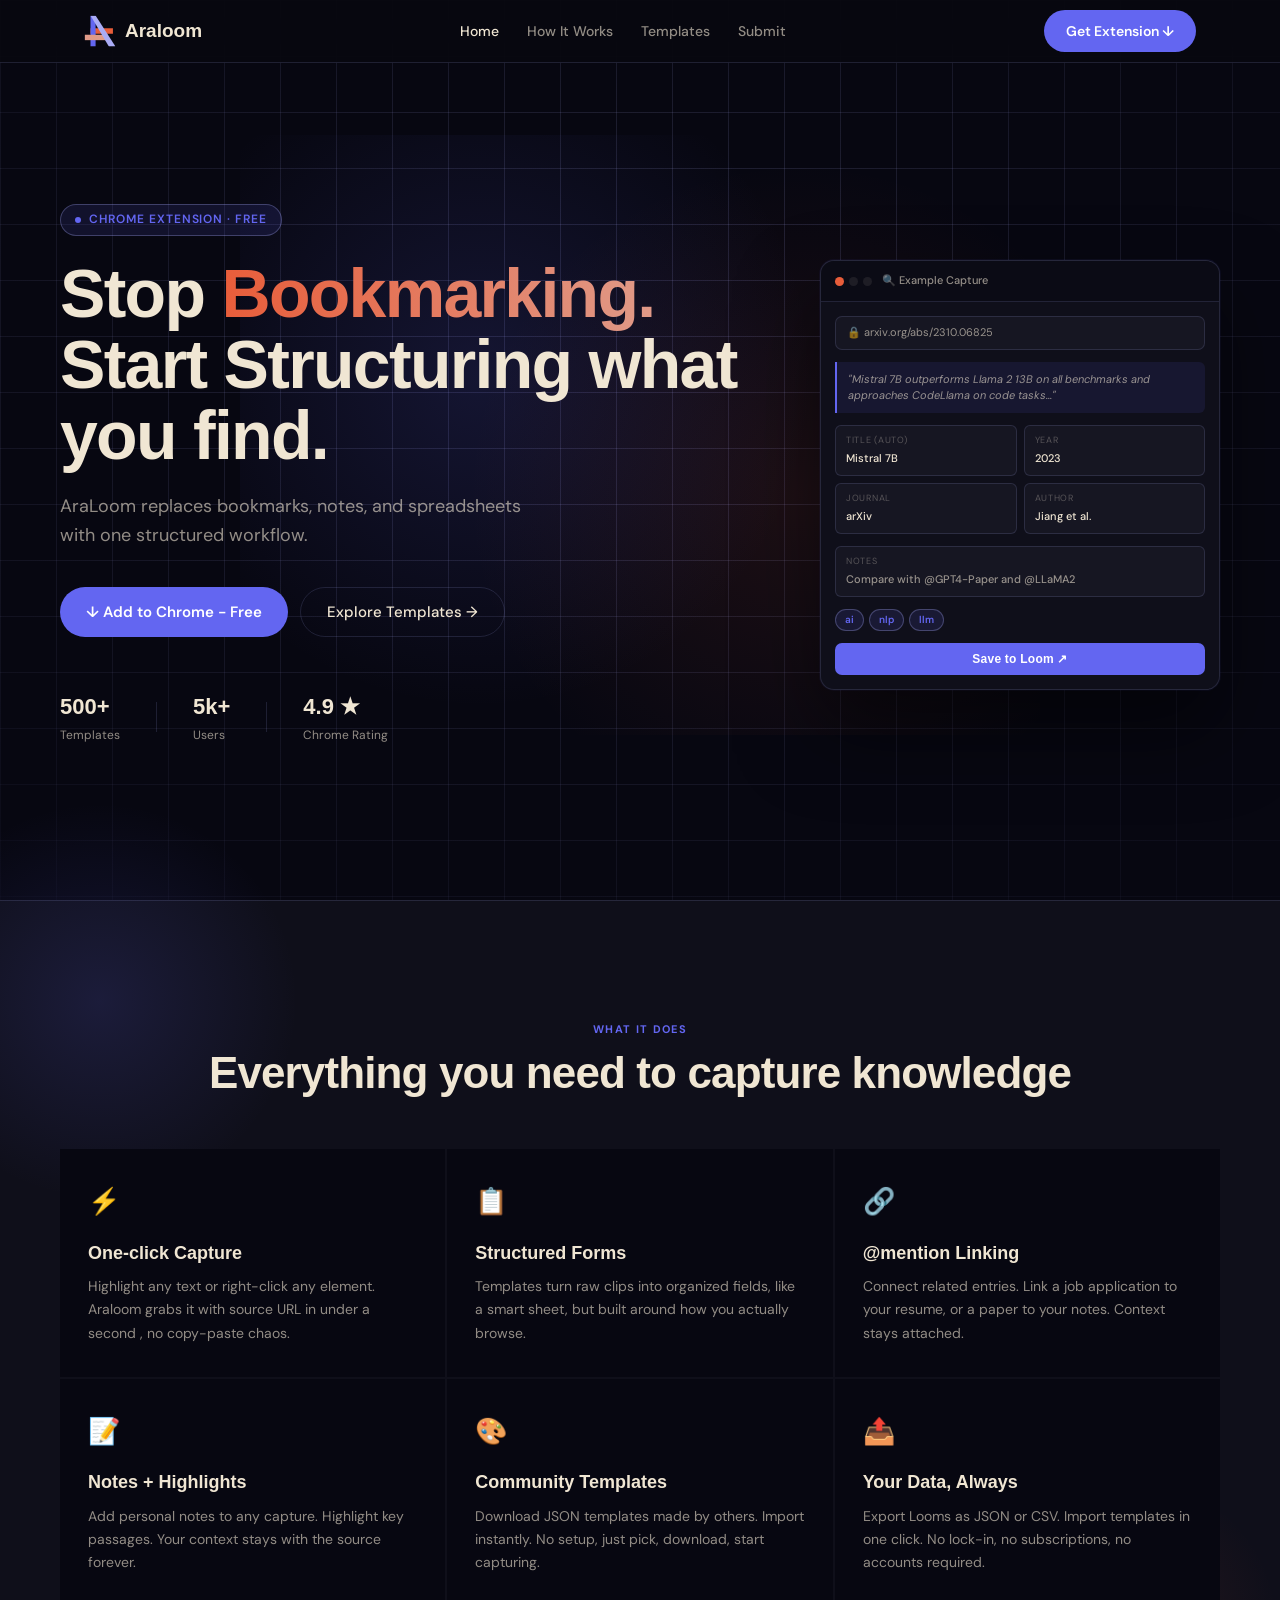
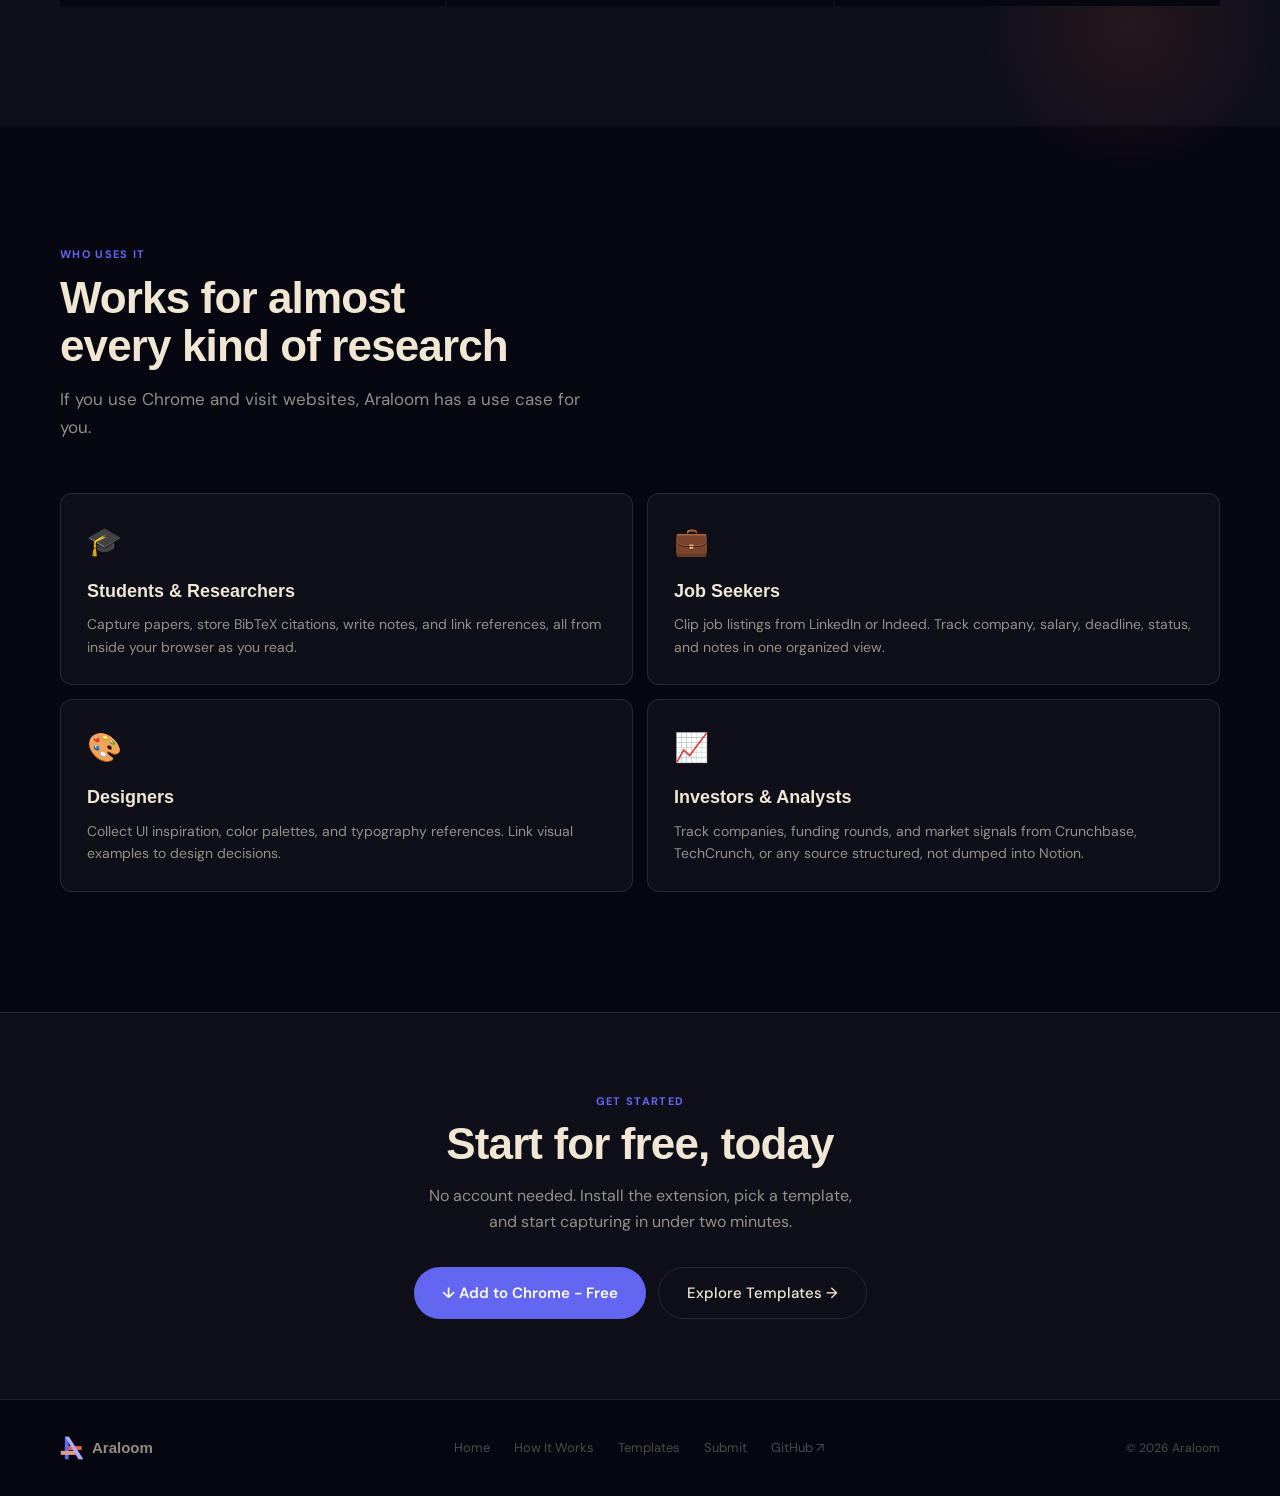
<file: index.html>
<!DOCTYPE html>
<html lang="en">

<head>
  <meta charset="UTF-8">
  <meta name="viewport" content="width=device-width, initial-scale=1.0">
  <title>Araloom: Capture. Structure. Connect.</title>
  <meta name="description"
    content="Araloom is a Chrome extension that lets you capture data from any webpage, structure it into forms, add notes, and link ideas together.">
  <link rel="preconnect" href="https://fonts.googleapis.com">
  <link
    href="https://fonts.googleapis.com/css2?family=ital,wght@0,400;0,500;0,700;1,400&family=DM+Sans:opsz,wght@9..40,300;9..40,400;9..40,500;9..40,700&display=swap"
    rel="stylesheet">
  <link rel="stylesheet" href="shared.css">
  <link rel="icon" type="image/svg+xml" href="assets/favicon.svg">

  <style>
    /* ── HERO ── */
    #hero {
      min-height: 100vh;
      padding: 130px 24px 80px;
      display: flex;
      align-items: center;
      position: relative;
      overflow: hidden;
    }

    .hero-grid-bg {
      position: absolute;
      inset: 0;
      background-image:
        linear-gradient(var(--border) 1px, transparent 1px),
        linear-gradient(90deg, var(--border) 1px, transparent 1px);
      background-size: 56px 56px;
      mask-image: radial-gradient(ellipse 90% 90% at 50% 40%, black 20%, transparent 100%);
    }

    .hero-glow {
      position: absolute;
      top: 15%;
      left: 50%;
      transform: translateX(-50%);
      width: 800px;
      height: 600px;
      background: 
        radial-gradient(circle at 30% 40%, rgba(99, 102, 241, 0.15) 0%, transparent 50%),
        radial-gradient(circle at 70% 60%, rgba(232, 93, 58, 0.1) 0%, transparent 50%);
      pointer-events: none;
    }


    .hero-inner {
      max-width: 1160px;
      margin: 0 auto;
      width: 100%;
      position: relative;
      z-index: 1;
      display: grid;
      grid-template-columns: 1fr 400px;
      gap: 72px;
      align-items: center;
    }

    .hero-badge {
      display: inline-flex;
      align-items: center;
      gap: 8px;
      background: var(--indigo-dim);
      border: 1px solid var(--indigo-border);
      border-radius: 100px;
      padding: 5px 14px;
      font-size: 12px;
      font-weight: 600;
      color: var(--indigo);
      text-transform: uppercase;
      letter-spacing: 0.08em;
      margin-bottom: 22px;
    }

    .hero-badge .dot {
      width: 6px;
      height: 6px;
      border-radius: 50%;
      background: var(--indigo);
      animation: pulse 2s infinite;
    }

    h1 em {
      font-style: normal;
      background: linear-gradient(90deg, var(--orange), var(--orange-light));
      background-clip: text;
      -webkit-background-clip: text;
      -webkit-text-fill-color: transparent;
      color: transparent;
    }



    .hero-sub {
      font-size: 18px;
      color: var(--text-dim);
      max-width: 480px;
      margin: 20px 0 36px;
    }

    .hero-actions {
      display: flex;
      gap: 12px;
      flex-wrap: wrap;
      margin-bottom: 52px;
    }

    .hero-stats {
      display: flex;
      gap: 36px;
      align-items: center;
    }

    .stat-sep {
      width: 1px;
      height: 30px;
      background: var(--border);
    }

    .stat-num {
      font-family: 'Syne', sans-serif;
      font-weight: 700;
      font-size: 22px;
    }

    .stat-label {
      font-size: 12px;
      color: var(--text-dim);
      margin-top: 2px;
    }

    /* Extension mockup */
    .ext-mockup {
      background: var(--surface);
      border: 1px solid var(--border);
      border-radius: 14px;
      overflow: hidden;
      box-shadow: 0 40px 80px rgba(0, 0, 0, 0.5), 0 0 0 1px rgba(99, 102, 241, 0.07);
    }

    .ext-topbar {
      padding: 11px 14px;
      border-bottom: 1px solid var(--border);
      display: flex;
      align-items: center;
      gap: 10px;
      background: rgba(8, 8, 16, 0.5);
    }

    .ext-dots {
      display: flex;
      gap: 5px;
    }

    .ext-dots span {
      width: 9px;
      height: 9px;
      border-radius: 50%;
    }

    .ext-topbar-title {
      font-size: 11px;
      color: var(--text-dim);
      font-weight: 500;
    }

    .ext-body {
      padding: 14px;
    }

    .ext-url {
      background: var(--surface2);
      border: 1px solid var(--border);
      border-radius: 7px;
      padding: 7px 11px;
      font-size: 11px;
      color: var(--text-dim);
      margin-bottom: 12px;
      display: flex;
      align-items: center;
      gap: 6px;
    }

    .ext-highlight {
      background: rgba(99, 102, 241, 0.1);
      border-left: 2px solid var(--indigo);
      border-radius: 0 6px 6px 0;
      padding: 9px 11px;
      margin-bottom: 12px;
      font-size: 11px;
      color: var(--text-dim);
      line-height: 1.5;
      font-style: italic;
    }

    .ext-field-row {
      display: grid;
      grid-template-columns: 1fr 1fr;
      gap: 7px;
      margin-bottom: 12px;
    }

    .ext-field {
      background: var(--surface2);
      border: 1px solid var(--border);
      border-radius: 6px;
      padding: 7px 10px;
    }

    .ext-field-label {
      font-size: 9px;
      color: var(--text-faint);
      text-transform: uppercase;
      letter-spacing: 0.08em;
      margin-bottom: 3px;
    }

    .ext-field-val {
      font-size: 11px;
      color: var(--text);
      font-weight: 500;
    }

    .ext-tags-row {
      display: flex;
      gap: 5px;
      flex-wrap: wrap;
      margin-bottom: 12px;
    }

    .ext-chip {
      background: var(--indigo-dim);
      border: 1px solid var(--indigo-border);
      border-radius: 100px;
      padding: 2px 9px;
      font-size: 10px;
      color: var(--indigo);
      font-weight: 600;
    }

    .ext-save-btn {
      width: 100%;
      background: var(--indigo);
      border: none;
      border-radius: 7px;
      padding: 9px;
      font-size: 12px;
      font-weight: 700;
      color: #fff;
      cursor: pointer;
      font-family: 'Syne', sans-serif;
      letter-spacing: 0.02em;
    }

    /* ── FEATURES STRIP ── */
    #features {
      background: var(--surface);
      border-top: 1px solid var(--border);
    }

    .features-grid {
      display: grid;
      grid-template-columns: repeat(3, 1fr);
      gap: 2px;
    }

    .feature-item {
      background: var(--bg);
      padding: 32px 28px;
      transition: background 0.25s;
    }

    .feature-item:hover {
      background: var(--surface2);
    }

    .feature-icon {
      font-size: 26px;
      margin-bottom: 16px;
    }

    .feature-item p {
      font-size: 14px;
      color: var(--text-dim);
      line-height: 1.65;
    }

    /* ── USE CASES ── */
    #usecases {
      background: var(--bg);
    }

    .usecase-grid {
      display: grid;
      grid-template-columns: repeat(2, 1fr);
      gap: 14px;
    }

    .usecase-card {
      background: var(--surface);
      border: 1px solid var(--border);
      border-radius: var(--radius);
      padding: 26px;
      transition: border-color 0.25s, transform 0.25s;
    }

    .usecase-card:hover {
      border-color: var(--indigo-border);
      transform: translateY(-3px);
    }

    .usecase-emoji {
      font-size: 28px;
      margin-bottom: 12px;
    }

    .usecase-card p {
      font-size: 14px;
      color: var(--text-dim);
      line-height: 1.6;
    }

    /* ── CTA ── */
    #cta {
      background: var(--surface);
      border-top: 1px solid var(--border);
      text-align: center;
      padding: 80px 24px;
    }

    #cta h2 {
      margin-bottom: 14px;
    }

    #cta p {
      color: var(--text-dim);
      max-width: 440px;
      margin: 0 auto 32px;
    }

    .cta-actions {
      display: flex;
      gap: 12px;
      justify-content: center;
      flex-wrap: wrap;
    }

    @media (max-width: 900px) {
      .hero-inner {
        grid-template-columns: 1fr;
      }

      .ext-mockup {
        display: none;
      }

      .features-grid {
        grid-template-columns: 1fr;
      }

      .usecase-grid {
        grid-template-columns: 1fr;
      }
    }
  </style>
</head>

<body>

  <nav>
    <div class="nav-inner">
      <a href="index.html" class="nav-logo">
        <img src="assets/logo.svg" alt="Araloom Logo" class="logo-img">
        Araloom
      </a>

      <ul class="nav-links">
        <li><a href="index.html" class="active">Home</a></li>
        <li><a href="how-it-works.html">How It Works</a></li>
        <li><a href="gallery.html">Templates</a></li>
        <li><a href="submit.html">Submit</a></li>
      </ul>
      <a href="#" class="btn-primary">Get Extension ↓</a>
    </div>
  </nav>

  <!-- HERO -->
  <section id="hero">
    <div class="hero-grid-bg"></div>
    <div class="hero-glow"></div>
    <div class="hero-inner">
      <div>
        <div class="hero-badge fade-up d1">
          <span class="dot"></span> Chrome Extension · Free
        </div>
        <h1 class="fade-up d2">Stop <em>Bookmarking.</em><br>Start Structuring what you find.</h1>
        <p class="hero-sub fade-up d3">
          AraLoom replaces bookmarks, notes, and spreadsheets with one structured workflow.
        </p>
        <div class="hero-actions fade-up d4">
          <a href="#" class="btn-primary" style="font-size:15px; padding:12px 26px;">↓ Add to Chrome - Free</a>
          <a href="gallery.html" class="btn-ghost" style="font-size:15px; padding:12px 26px;">Explore Templates →</a>
        </div>
        <div class="hero-stats fade-up d5">
          <div>
            <div class="stat-num">500+</div>
            <div class="stat-label">Templates</div>
          </div>
          <div class="stat-sep"></div>
          <div>
            <div class="stat-num">5k+</div>
            <div class="stat-label">Users</div>
          </div>
          <div class="stat-sep"></div>
          <div>
            <div class="stat-num">4.9 ★</div>
            <div class="stat-label">Chrome Rating</div>
          </div>
        </div>
      </div>

      <!-- Mockup: Research Papers template -->
      <div class="ext-mockup fade-up d3">
        <div class="ext-topbar">
          <div class="ext-dots">
            <span style="background:#e85d3a;"></span>
            <span style="background:#f0e6d315;"></span>
            <span style="background:#f0e6d315;"></span>
          </div>
          <span class="ext-topbar-title">🔍 Example Capture</span>
        </div>
        <div class="ext-body">
          <div class="ext-url">🔒 arxiv.org/abs/2310.06825</div>
          <div class="ext-highlight">"Mistral 7B outperforms Llama 2 13B on all benchmarks and approaches CodeLlama on
            code tasks…"</div>
          <div class="ext-field-row">
            <div class="ext-field">
              <div class="ext-field-label">Title (auto)</div>
              <div class="ext-field-val">Mistral 7B</div>
            </div>
            <div class="ext-field">
              <div class="ext-field-label">Year</div>
              <div class="ext-field-val">2023</div>
            </div>
            <div class="ext-field">
              <div class="ext-field-label">Journal</div>
              <div class="ext-field-val">arXiv</div>
            </div>
            <div class="ext-field">
              <div class="ext-field-label">Author</div>
              <div class="ext-field-val">Jiang et al.</div>
            </div>
          </div>
          <div class="ext-field" style="margin-bottom:12px;">
            <div class="ext-field-label">Notes</div>
            <div class="ext-field-val" style="color:var(--text-dim);">Compare with @GPT4-Paper and @LLaMA2</div>
          </div>
          <div class="ext-tags-row">
            <span class="ext-chip">ai</span>
            <span class="ext-chip">nlp</span>
            <span class="ext-chip">llm</span>
          </div>
          <button class="ext-save-btn">Save to Loom ↗</button>
        </div>
      </div>
    </div>
  </section>

  <!-- FEATURES -->
  <section id="features" style="position:relative;">
    <div class="glow-violet" style="top:-100px; left:-100px;"></div>
    <div class="glow-orange" style="bottom:-50px; right:0;"></div>
    <div class="container" style="position:relative; z-index:1;">

      <div class="section-header center">
        <div class="section-label">What it does</div>
        <h2>Everything you need to capture knowledge</h2>
      </div>
      <div class="features-grid">
        <div class="feature-item">
          <div class="feature-icon">⚡</div>
          <h3>One-click Capture</h3>
          <p>Highlight any text or right-click any element. Araloom grabs it with source URL in under a second , no
            copy-paste chaos.</p>
        </div>
        <div class="feature-item">
          <div class="feature-icon">📋</div>
          <h3>Structured Forms</h3>
          <p>Templates turn raw clips into organized fields, like a smart sheet, but built around how you actually
            browse.</p>
        </div>
        <div class="feature-item">
          <div class="feature-icon">🔗</div>
          <h3>@mention Linking</h3>
          <p>Connect related entries. Link a job application to your resume, or a paper to your notes. Context stays
            attached.</p>
        </div>
        <div class="feature-item">
          <div class="feature-icon">📝</div>
          <h3>Notes + Highlights</h3>
          <p>Add personal notes to any capture. Highlight key passages. Your context stays with the source forever.</p>
        </div>
        <div class="feature-item">
          <div class="feature-icon">🎨</div>
          <h3>Community Templates</h3>
          <p>Download JSON templates made by others. Import instantly. No setup, just pick, download, start capturing.
          </p>
        </div>
        <div class="feature-item">
          <div class="feature-icon">📤</div>
          <h3>Your Data, Always</h3>
          <p>Export Looms as JSON or CSV. Import templates in one click. No lock-in, no subscriptions, no accounts
            required.</p>
        </div>
      </div>
    </div>
  </section>

  <!-- USE CASES -->
  <section id="usecases">
    <div class="container">
      <div class="section-header">
        <div class="section-label">Who uses it</div>
        <h2>Works for almost<br>every kind of research</h2>
        <p class="section-sub">If you use Chrome and visit websites, Araloom has a use case for you.</p>
      </div>
      <div class="usecase-grid">
        <div class="usecase-card">
          <div class="usecase-emoji">🎓</div>
          <h3>Students & Researchers</h3>
          <p>Capture papers, store BibTeX citations, write notes, and link references, all from inside your browser as
            you read.</p>
        </div>
        <div class="usecase-card">
          <div class="usecase-emoji">💼</div>
          <h3>Job Seekers</h3>
          <p>Clip job listings from LinkedIn or Indeed. Track company, salary, deadline, status, and notes in one
            organized view.</p>
        </div>
        <div class="usecase-card">
          <div class="usecase-emoji">🎨</div>
          <h3>Designers</h3>
          <p>Collect UI inspiration, color palettes, and typography references. Link visual examples to design
            decisions.</p>
        </div>
        <div class="usecase-card">
          <div class="usecase-emoji">📈</div>
          <h3>Investors & Analysts</h3>
          <p>Track companies, funding rounds, and market signals from Crunchbase, TechCrunch, or any source
            structured, not dumped into Notion.</p>
        </div>
      </div>
    </div>
  </section>

  <!-- CTA -->
  <section id="cta">
    <div class="container">
      <div class="section-label">Get started</div>
      <h2>Start for free, today</h2>
      <p>No account needed. Install the extension, pick a template, and start capturing in under two minutes.</p>
      <div class="cta-actions">
        <a href="#" class="btn-primary" style="font-size:15px; padding:13px 28px;">↓ Add to Chrome - Free</a>
        <a href="gallery.html" class="btn-ghost" style="font-size:15px; padding:13px 28px;">Explore Templates →</a>
      </div>
    </div>
  </section>

  <footer>
    <div class="footer-inner">
      <div class="footer-logo">
        <img src="assets/logo.svg" alt="Araloom Logo" class="logo-img footer-logo-img">
        Araloom
      </div>

      <div class="footer-links">
        <a href="index.html">Home</a>
        <a href="how-it-works.html">How It Works</a>
        <a href="gallery.html">Templates</a>
        <a href="submit.html">Submit</a>
        <a href="https://github.com/YOUR_USERNAME/araloom" target="_blank" rel="noopener">GitHub ↗</a>
      </div>
      <div class="footer-copy">© 2026 Araloom</div>
    </div>
  </footer>

</body>

</html>
</file>
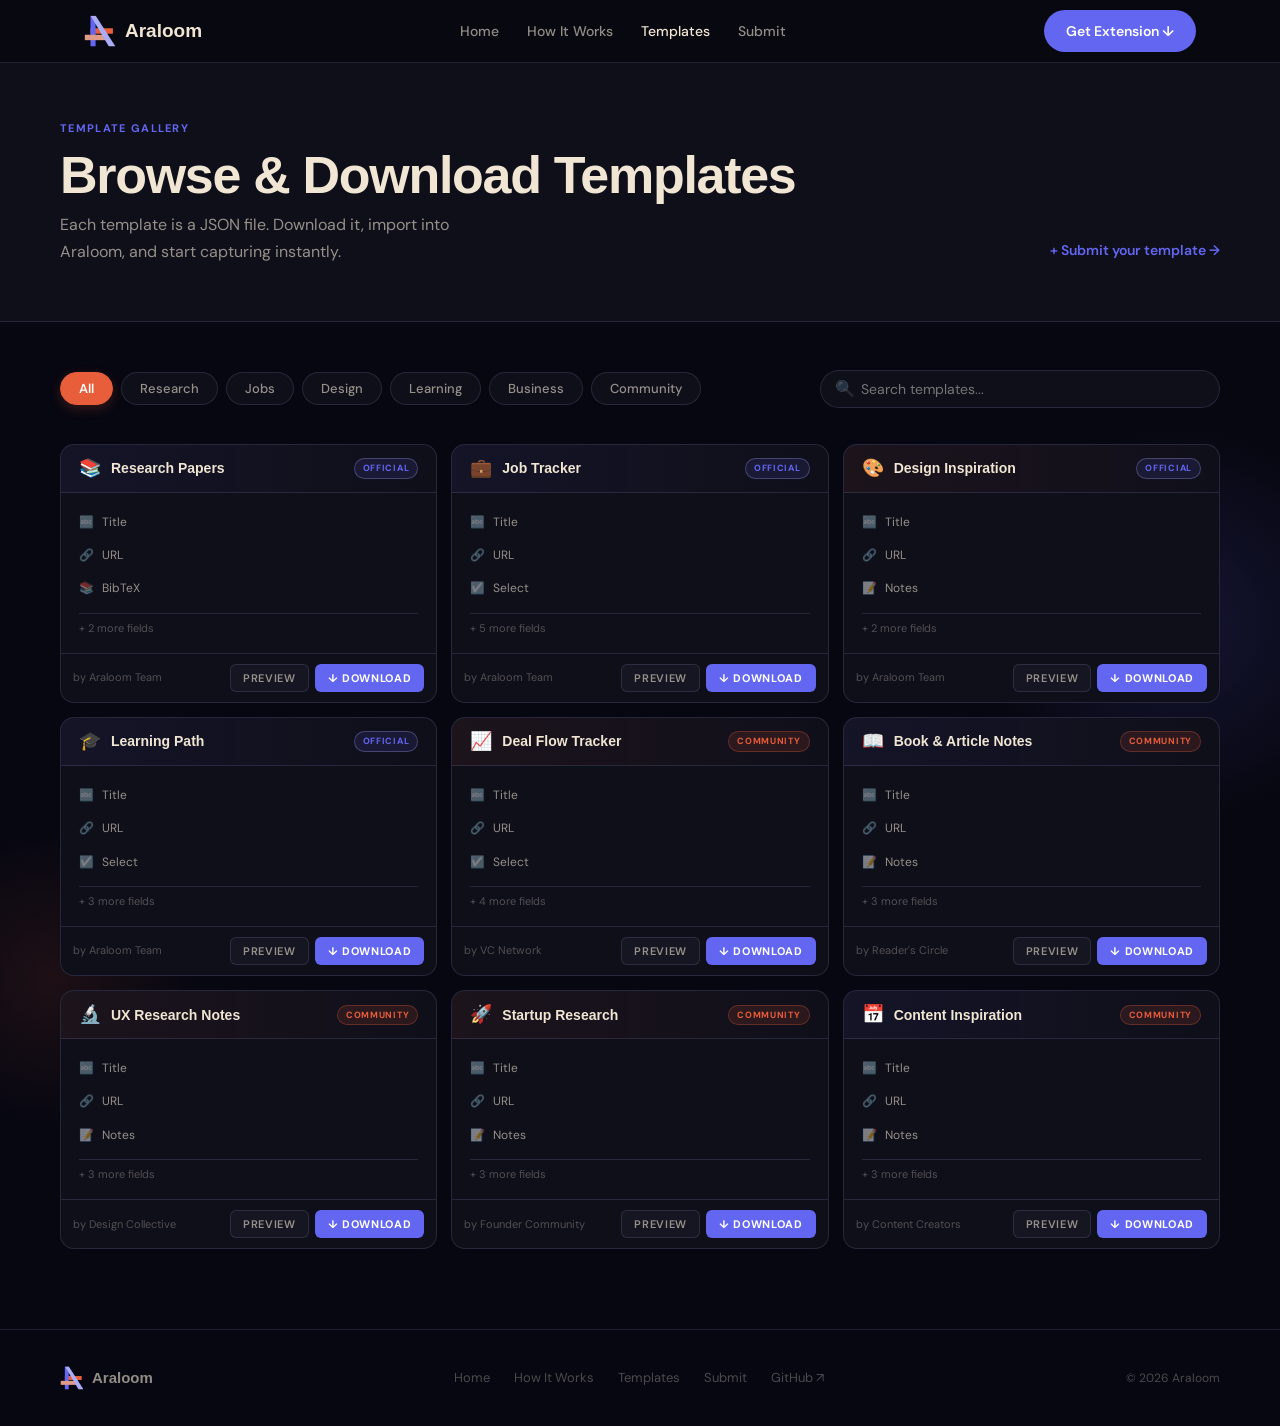
<file: gallery.html>
<!DOCTYPE html>
<html lang="en">

<head>
  <meta charset="UTF-8">
  <meta name="viewport" content="width=device-width, initial-scale=1.0">
  <title>Template Gallery : Araloom</title>
  <meta name="description"
    content="Browse and download Araloom templates. Import JSON templates into the extension instantly.">
  <link rel="preconnect" href="https://fonts.googleapis.com">
  <link
    href="https://fonts.googleapis.com/css2?family=ital,wght@0,400;0,500;0,700;1,400&family=DM+Sans:opsz,wght@9..40,300;9..40,400;9..40,500;9..40,700&display=swap"
    rel="stylesheet">
  <link rel="stylesheet" href="shared.css">
  <link rel="icon" type="image/svg+xml" href="assets/favicon.svg">



  <style>
    .page-hero {
      padding: 120px 24px 56px;
      border-bottom: 1px solid var(--border);
      background: var(--surface);
    }

    .page-hero-inner {
      max-width: 1160px;
      margin: 0 auto;
      display: flex;
      align-items: flex-end;
      justify-content: space-between;
      gap: 24px;
      flex-wrap: wrap;
    }

    .page-hero h1 {
      font-size: clamp(32px, 4.5vw, 52px);
      margin-bottom: 10px;
    }

    .page-hero p {
      font-size: 16px;
      color: var(--text-dim);
      max-width: 440px;
    }

    .submit-link {
      color: var(--indigo);
      text-decoration: none;
      font-size: 14px;
      font-weight: 600;
      display: flex;
      align-items: center;
      gap: 5px;
      white-space: nowrap;
      transition: opacity 0.2s;
      padding-bottom: 4px;
    }

    .submit-link:hover {
      opacity: 0.7;
    }

    /* Gallery layout */
    #gallery-section {
      background: var(--bg);
      padding: 48px 24px 80px;
    }

    .gallery-controls {
      display: flex;
      justify-content: space-between;
      align-items: center;
      gap: 20px;
      margin-bottom: 36px;
      flex-wrap: wrap;
    }

    .filter-bar {
      display: flex;
      gap: 8px;
      flex-wrap: wrap;
    }


    .filter-btn {
      background: var(--surface);
      border: 1px solid var(--border);
      border-radius: 100px;
      padding: 7px 18px;
      font-size: 13px;
      font-weight: 500;
      color: var(--text-dim);
      cursor: pointer;
      transition: all 0.2s;
      font-family: 'DM Sans', sans-serif;
    }

    .filter-btn:hover {
      color: var(--text);
      border-color: rgba(255, 255, 255, 0.14);
    }

    .filter-btn.active {
      background: var(--orange);
      border-color: var(--orange);
      color: #fff;
      font-weight: 600;
      box-shadow: 0 4px 12px rgba(232, 93, 58, 0.2);
    }

    .search-wrap {
      position: relative;
      min-width: 280px;
      flex: 1;
      max-width: 400px;
    }

    .search-input {
      width: 100%;
      background: var(--surface);
      border: 1px solid var(--border);
      border-radius: 100px;
      padding: 9px 18px 9px 40px;
      font-size: 14px;
      color: var(--text);
      font-family: 'DM Sans', sans-serif;
      transition: all 0.2s;
    }

    .search-input:focus {
      outline: none;
      border-color: var(--indigo-border);
      box-shadow: 0 0 0 4px var(--indigo-dim);
    }

    .search-icon {
      position: absolute;
      left: 15px;
      top: 50%;
      transform: translateY(-50%);
      color: var(--text-faint);
      font-size: 16px;
      pointer-events: none;
    }



    .template-grid {
      display: grid;
      grid-template-columns: repeat(3, 1fr);
      gap: 14px;
    }

    .template-card {
      background: var(--surface);
      border: 1px solid var(--border);
      border-radius: 14px;
      overflow: hidden;
      transition: border-color 0.25s, transform 0.22s;
      display: flex;
      flex-direction: column;
      cursor: default;
    }

    .template-card:hover {
      border-color: var(--indigo-border);
      transform: translateY(-4px);
    }

    .card-thumb {
      height: 48px;
      padding: 0 18px;
      display: flex;
      align-items: center;
      gap: 10px;
      border-bottom: 1px solid var(--border);
    }

    .card-icon {
      font-size: 18px;
    }

    .card-name {
      font-family: 'Syne', sans-serif;
      font-weight: 700;
      font-size: 14px;
    }

    .card-badge {
      margin-left: auto;
      font-size: 9px;
      font-weight: 700;
      text-transform: uppercase;
      letter-spacing: 0.08em;
      padding: 2px 8px;
      border-radius: 100px;
      background: var(--orange-dim);
      color: var(--orange);
      border: 1px solid var(--orange-border);
    }

    .card-badge.official {
      background: var(--indigo-dim);
      color: var(--indigo);
      border-color: var(--indigo-border);
    }

    .card-fields {
      padding: 16px 18px;
      display: flex;
      flex-direction: column;
      gap: 6px;
      min-height: 100px;
    }

    .card-field-preview {
      display: flex;
      align-items: center;
      gap: 8px;
      font-size: 12px;
      color: var(--text-dim);
      padding: 4px 0;
    }

    .card-field-preview i {
      font-style: normal;
      opacity: 0.8;
    }

    .card-fields-more {
      font-size: 11px;
      color: var(--text-faint);
      margin-top: 4px;
      padding-top: 6px;
      border-top: 1px solid var(--border);
    }

    /* Modal Form UI */
    .modal-form-preview {
      display: flex;
      flex-direction: column;
      gap: 20px;
      margin-top: 24px;
    }

    .fake-field {
      display: flex;
      flex-direction: column;
      gap: 8px;
    }

    .fake-label {
      font-size: 13px;
      font-weight: 600;
      color: var(--text);
      display: flex;
      align-items: center;
      gap: 6px;
    }

    .fake-label .req {
      color: var(--orange);
    }

    .fake-input {
      height: 38px;
      background: var(--surface2);
      border: 1px solid var(--border);
      border-radius: 8px;
      padding: 0 14px;
      display: flex;
      align-items: center;
      color: var(--text-faint);
      font-size: 13px;
    }

    .fake-textarea {
      height: 80px;
      background: var(--surface2);
      border: 1px solid var(--border);
      border-radius: 8px;
      padding: 12px 14px;
      color: var(--text-faint);
      font-size: 13px;
    }

    .fake-select-wrap {
      position: relative;
    }

    .fake-select {
      height: 38px;
      background: var(--surface2);
      border: 1px solid var(--border);
      border-radius: 8px;
      padding: 0 14px;
      display: flex;
      align-items: center;
      justify-content: space-between;
      color: var(--text-dim);
      font-size: 13px;
      cursor: pointer;
    }

    .fake-options-list {
      margin-top: 4px;
      background: var(--surface);
      border: 1px solid var(--border);
      border-radius: 8px;
      padding: 6px;
      display: flex;
      flex-direction: column;
      gap: 2px;
      box-shadow: 0 4px 12px rgba(0,0,0,0.2);
    }

    .fake-option {
      padding: 6px 10px;
      border-radius: 4px;
      font-size: 12px;
      color: var(--text-dim);
    }

    .fake-option:first-child {
      background: var(--indigo-dim);
      color: var(--indigo);
      font-weight: 600;
    }

    .fake-checkbox-wrap {
      display: flex;
      align-items: center;
      gap: 10px;
      padding: 4px 0;
    }

    .fake-checkbox {
      width: 18px;
      height: 18px;
      background: var(--surface2);
      border: 1px solid var(--border);
      border-radius: 4px;
      display: flex;
      align-items: center;
      justify-content: center;
      color: var(--indigo);
      font-size: 12px;
    }

    .fake-tags-container {
      display: flex;
      flex-wrap: wrap;
      gap: 6px;
      padding: 4px 0;
    }

    .fake-tag {
      background: var(--indigo-dim);
      border: 1px solid var(--indigo-border);
      color: var(--indigo);
      padding: 3px 10px;
      border-radius: 6px;
      font-size: 11px;
      font-weight: 600;
    }

    .fake-auto {
      font-size: 13px;
      color: var(--orange);
      font-style: italic;
      opacity: 0.8;
      background: var(--orange-dim);
      padding: 8px 14px;
      border-radius: 8px;
      border: 1px dashed var(--orange-border);
    }

    .fake-bibtex-box {
      background: var(--surface2);
      border: 1px solid var(--border);
      border-radius: 8px;
      padding: 14px;
      font-family: monospace;
      font-size: 11px;
      color: var(--text-faint);
      line-height: 1.5;
      position: relative;
    }

    .fake-bibtex-box::after {
      content: 'Segmenting tool active...';
      position: absolute;
      bottom: 8px;
      right: 12px;
      font-family: 'DM Sans', sans-serif;
      font-size: 10px;
      color: var(--indigo);
      font-weight: 700;
    }



    .pill-auto {
      background: var(--orange-dim);
      color: var(--orange);
    }

    .pill-text {
      background: rgba(99, 102, 241, 0.1);
      color: var(--indigo);
    }

    .pill-textarea {
      background: rgba(99, 102, 241, 0.1);
      color: var(--indigo);
    }

    .pill-tags {
      background: rgba(52, 211, 153, 0.1);
      color: #34d399;
    }

    .pill-select {
      background: rgba(251, 191, 36, 0.1);
      color: #fbbf24;
    }

    .pill-bibtex {
      background: rgba(232, 93, 58, 0.1);
      color: var(--orange);
    }

    .pill-date {
      background: rgba(99, 102, 241, 0.1);
      color: var(--indigo);
    }

    .pill-number {
      background: rgba(99, 102, 241, 0.1);
      color: var(--indigo);
    }

    .pill-url {
      background: rgba(99, 102, 241, 0.1);
      color: var(--indigo);
    }

    .pill-default {
      background: var(--surface);
      color: var(--text-dim);
    }

    .card-footer {
      padding: 10px 12px;
      border-top: 1px solid var(--border);
      display: flex;
      align-items: center;
      justify-content: space-between;
      gap: 8px;
    }

    .card-author {
      font-size: 11px;
      color: var(--text-faint);
    }

    .card-actions {
      display: flex;
      gap: 6px;
    }

    .btn-dl {
      background: var(--indigo);
      color: #fff;
      border: none;
      border-radius: 6px;
      padding: 6px 13px;
      font-size: 11px;
      font-weight: 700;
      cursor: pointer;
      transition: opacity 0.2s;
      font-family: 'DM Sans', sans-serif;
      display: flex;
      align-items: center;
      gap: 4px;
      text-transform: uppercase;
      letter-spacing: 0.06em;
    }

    .btn-dl:hover {
      opacity: 0.82;
    }

    .btn-prev {
      background: var(--surface2);
      color: var(--text-dim);
      border: 1px solid var(--border);
      border-radius: 6px;
      padding: 6px 12px;
      font-size: 11px;
      font-weight: 600;
      cursor: pointer;
      transition: all 0.2s;
      font-family: 'DM Sans', sans-serif;
      text-transform: uppercase;
      letter-spacing: 0.06em;
    }

    .btn-prev:hover {
      border-color: var(--indigo-border);
      color: var(--text);
    }

    /* Empty state */
    .empty-state {
      grid-column: 1/-1;
      text-align: center;
      padding: 60px 20px;
      color: var(--text-faint);
      font-size: 15px;
    }

    /* ── MODAL ── */
    .modal {
      max-width: 560px;
    }

    .modal-meta-row {
      display: flex;
      gap: 10px;
      margin-bottom: 18px;
      flex-wrap: wrap;
    }

    .modal-meta-item {
      background: var(--bg);
      border: 1px solid var(--border);
      border-radius: 8px;
      padding: 10px 14px;
      flex: 1;
      min-width: 120px;
    }

    .modal-meta-label {
      font-size: 10px;
      text-transform: uppercase;
      letter-spacing: 0.1em;
      color: var(--text-faint);
      margin-bottom: 4px;
    }

    .modal-meta-val {
      font-size: 14px;
      color: var(--text);
      font-weight: 500;
    }

    .modal-fields-title {
      font-size: 11px;
      text-transform: uppercase;
      letter-spacing: 0.09em;
      color: var(--text-faint);
      margin-bottom: 10px;
    }

    .modal-fields {
      display: flex;
      flex-direction: column;
      gap: 6px;
      margin-bottom: 20px;
    }

    .modal-field {
      background: var(--bg);
      border: 1px solid var(--border);
      border-radius: 8px;
      padding: 10px 14px;
      display: flex;
      align-items: center;
      justify-content: space-between;
    }

    .modal-field-left {
      display: flex;
      flex-direction: column;
      gap: 2px;
    }

    .modal-field-name {
      font-size: 13px;
      color: var(--text);
      font-weight: 500;
    }

    .modal-field-hint {
      font-size: 11px;
      color: var(--text-faint);
    }

    .modal-field-right {
      display: flex;
      align-items: center;
      gap: 6px;
    }

    .req-dot {
      font-size: 10px;
      color: var(--orange);
      font-weight: 700;
      padding: 2px 7px;
      border-radius: 4px;
      background: var(--orange-dim);
      border: 1px solid var(--orange-border);
    }

    .modal-download-btn {
      width: 100%;
      background: var(--indigo);
      color: #fff;
      border: none;
      border-radius: 10px;
      padding: 14px;
      font-size: 14px;
      font-weight: 700;
      cursor: pointer;
      transition: opacity 0.2s;
      font-family: 'Syne', sans-serif;
      display: flex;
      align-items: center;
      justify-content: center;
      gap: 8px;
    }

    .modal-download-btn:hover {
      opacity: 0.86;
    }

    @media (max-width: 860px) {
      .template-grid {
        grid-template-columns: repeat(2, 1fr);
      }
    }

    @media (max-width: 560px) {
      .template-grid {
        grid-template-columns: 1fr;
      }

      .page-hero-inner {
        flex-direction: column;
        align-items: flex-start;
      }
    }
  </style>
</head>

<body>

  <nav>
    <div class="nav-inner">
      <a href="index.html" class="nav-logo">
        <img src="assets/logo.svg" alt="Araloom Logo" class="logo-img">
        Araloom
      </a>

      <ul class="nav-links">
        <li><a href="index.html">Home</a></li>
        <li><a href="how-it-works.html">How It Works</a></li>
        <li><a href="gallery.html" class="active">Templates</a></li>
        <li><a href="submit.html">Submit</a></li>
      </ul>
      <a href="#" class="btn-primary">Get Extension ↓</a>
    </div>
  </nav>

  <div class="page-hero">
    <div class="page-hero-inner">
      <div>
        <div class="section-label">Template Gallery</div>
        <h1>Browse & Download Templates</h1>
        <p>Each template is a JSON file. Download it, import into Araloom, and start capturing instantly.</p>
      </div>
      <a href="submit.html" class="submit-link">+ Submit your template →</a>
    </div>
  </div>

  <section id="gallery-section" style="position:relative; overflow:hidden;">
    <div class="glow-violet" style="top:10%; right:-100px;"></div>
    <div class="glow-orange" style="bottom:20%; left:-100px;"></div>
    <div class="container" style="position:relative; z-index:1;">

      <div class="gallery-controls">
        <div class="filter-bar" id="filter-bar">
          <button class="filter-btn active" data-tag="all">All</button>
          <button class="filter-btn" data-tag="research">Research</button>
          <button class="filter-btn" data-tag="jobs">Jobs</button>
          <button class="filter-btn" data-tag="design">Design</button>
          <button class="filter-btn" data-tag="learning">Learning</button>
          <button class="filter-btn" data-tag="business">Business</button>
          <button class="filter-btn" data-tag="community">Community</button>
        </div>

        <div class="search-wrap">
          <span class="search-icon">🔍</span>
          <input type="text" id="search-input" class="search-input" placeholder="Search templates...">
        </div>
      </div>

      <div class="template-grid" id="template-grid"></div>
    </div>
  </section>

  <!-- MODAL -->
  <div class="modal-overlay" id="modal-overlay">
    <div class="modal" id="modal">
      <div class="modal-header">
        <h3 id="modal-title"></h3>
        <button class="modal-close" id="modal-close">✕</button>
      </div>
      <div class="modal-body">
        <p id="modal-desc" style="color:var(--text-dim); font-size:15px; margin-bottom:18px;"></p>
        <div class="modal-meta-row">
          <div class="modal-meta-item">
            <div class="modal-meta-label">Author</div>
            <div class="modal-meta-val" id="modal-author"></div>
          </div>
          <div class="modal-meta-item">
            <div class="modal-meta-label">Category</div>
            <div class="modal-meta-val" id="modal-category"></div>
          </div>
          <div class="modal-meta-item">
            <div class="modal-meta-label">Fields</div>
            <div class="modal-meta-val" id="modal-field-count"></div>
          </div>
        </div>
        <div class="modal-fields-title">Template Fields</div>
        <div class="modal-fields" id="modal-fields"></div>
        <button class="modal-download-btn" id="modal-dl-btn">↓ Download Template (.json)</button>
      </div>
    </div>
  </div>

  <footer>
    <div class="footer-inner">
      <div class="footer-logo">
        <img src="assets/logo.svg" alt="Araloom Logo" class="logo-img footer-logo-img">
        Araloom
      </div>

      <div class="footer-links">
        <a href="index.html">Home</a>
        <a href="how-it-works.html">How It Works</a>
        <a href="gallery.html">Templates</a>
        <a href="submit.html">Submit</a>
        <a href="https://github.com/YOUR_USERNAME/araloom" target="_blank" rel="noopener">GitHub ↗</a>
      </div>
      <div class="footer-copy">© 2026 Araloom</div>
    </div>
  </footer>

  <script>
    // ─────────────────────────────────────────────────────────────
    // TEMPLATE SYSTEM (CORS-Safe Bundle)
    // ─────────────────────────────────────────────────────────────
    let templatesRegistry = [];
    let activeTag = 'all';
    let searchQuery = '';

    async function initGallery() {
      try {
        const response = await fetch('templates.json');
        if (!response.ok) throw new Error('Failed to load templates.json');
        const data = await response.json();
        templatesRegistry = data.templates;
        renderGrid();
      } catch (error) {
        console.error('Error loading gallery:', error);
        document.getElementById('template-grid').innerHTML = `
          <div class="empty-state">
            <div style="font-size: 40px; margin-bottom: 16px; opacity: 0.5;">⚠️</div>
            <h3>Unable to load templates</h3>
            <p>This page requires a local web server (like Live Server or npx serve) to load JSON data.</p>
          </div>
        `;
      }
    }


    // ─────────────────────────────────────────────────────────────
    // FIELD TYPE → DISPLAY
    // ─────────────────────────────────────────────────────────────
    const TYPE_META = {
      auto_title: { label: "Title", icon: "🔤" },
      auto_url: { label: "URL", icon: "🔗" },
      text: { label: "Text", icon: "✏️" },
      textarea: { label: "Notes", icon: "📝" },
      tags: { label: "Tags", icon: "🏷️" },
      select: { label: "Select", icon: "☑️" },
      bibtex: { label: "BibTeX", icon: "📚" },
      date: { label: "Date", icon: "📅" },
      number: { label: "Number", icon: "🔢" },
      url: { label: "URL", icon: "🌐" },
      checkbox: { label: "Checkbox", icon: "☑️" },
    };


    function typeMeta(type) {
      return TYPE_META[type] || { label: type, icon: "⬜" };
    }


    // ─────────────────────────────────────────────────────────────
    // RENDER CARD
    // ─────────────────────────────────────────────────────────────
    function renderCard(t) {
      const isOfficial = t.authorType === 'official';
      
      const previewHTML = (t.fieldPreview || []).map(type => {
        const meta = typeMeta(type);
        return `<div class="card-field-preview"><i>${meta.icon}</i> <span>${meta.label}</span></div>`;
      }).join('');

      const extra = t.fieldCount - (t.fieldPreview ? t.fieldPreview.length : 0);
      const moreHTML = extra > 0 ? `<div class="card-fields-more">+ ${extra} more fields</div>` : '';

      return `
    <div class="template-card" data-id="${t.id}" data-category="${t.category}" data-authortype="${t.authorType}">
      <div class="card-thumb" style="background:linear-gradient(90deg, ${t.color}10, transparent);">
        <span class="card-icon">${t.icon}</span>
        <span class="card-name">${t.name}</span>
        <span class="card-badge ${isOfficial ? 'official' : ''}">${isOfficial ? 'Official' : 'Community'}</span>
      </div>
      <div class="card-fields">
         ${previewHTML}
         ${moreHTML}
      </div>
      <div class="card-footer">
        <span class="card-author">by ${t.author}</span>
        <div class="card-actions">
          <button class="btn-prev" onclick="openModal('${t.id}')">Preview</button>
          <button class="btn-dl" onclick="downloadTemplate('${t.id}')">↓ Download</button>
        </div>
      </div>
    </div>
  `;
    }


    // ─────────────────────────────────────────────────────────────
    // FILTER + RENDER
    // ─────────────────────────────────────────────────────────────
    function renderGrid() {
      const grid = document.getElementById('template-grid');
      let filtered = templatesRegistry;

      // Filter by Category
      if (activeTag === 'community') {
        filtered = filtered.filter(t => t.authorType === 'community');
      } else if (activeTag !== 'all') {
        filtered = filtered.filter(t => t.category === activeTag);
      }

      // Filter by Search Query
      if (searchQuery) {
        const q = searchQuery.toLowerCase();
        filtered = filtered.filter(t => 
          t.name.toLowerCase().includes(q) || 
          t.description.toLowerCase().includes(q) ||
          t.category.toLowerCase().includes(q) ||
          (t.keywords && t.keywords.some(k => k.toLowerCase().includes(q)))
        );
      }
      
      if (filtered.length === 0) {
        grid.innerHTML = `
          <div class="empty-state" style="grid-column: 1 / -1; padding: 60px 20px;">
            <div style="font-size: 40px; margin-bottom: 16px; opacity: 0.5;">🔍</div>
            <h3 style="margin-bottom: 8px;">No templates found</h3>
            <p style="color: var(--text-faint);">Try adjusting your search or filter to find what you're looking for.</p>
            <button class="btn-ghost" style="margin-top: 20px;" onclick="resetFilters()">Clear all filters</button>
          </div>
        `;
      } else {
        grid.innerHTML = filtered.map(renderCard).join('');
      }
    }

    function resetFilters() {
      activeTag = 'all';
      searchQuery = '';
      document.getElementById('search-input').value = '';
      document.querySelectorAll('.filter-btn').forEach(b => b.classList.toggle('active', b.dataset.tag === 'all'));
      renderGrid();
    }

    document.getElementById('filter-bar').addEventListener('click', e => {
      const btn = e.target.closest('.filter-btn');
      if (!btn) return;
      activeTag = btn.dataset.tag;
      document.querySelectorAll('.filter-btn').forEach(b => b.classList.toggle('active', b.dataset.tag === activeTag));
      renderGrid();
    });

    document.getElementById('search-input').addEventListener('input', e => {
      searchQuery = e.target.value;
      renderGrid();
    });


    // ─────────────────────────────────────────────────────────────
    // MODAL — Bundle-based
    // ─────────────────────────────────────────────────────────────
    let activeTemplateId = null;

    async function openModal(id) {
      const registryEntry = templatesRegistry.find(x => x.id === id);
      if (!registryEntry) return;

      try {
        const response = await fetch(`templates/${registryEntry.file}`);
        if (!response.ok) throw new Error('Failed to load template details');
        const t = await response.json();
        
        activeTemplateId = id;
        
        document.getElementById('modal-overlay').classList.add('open');
        document.getElementById('modal-title').textContent = `${registryEntry.icon} ${registryEntry.name}`;
        document.getElementById('modal-desc').textContent = registryEntry.description;
        document.getElementById('modal-author').textContent = registryEntry.author;
        document.getElementById('modal-category').textContent = registryEntry.category.charAt(0).toUpperCase() + registryEntry.category.slice(1);
        document.getElementById('modal-field-count').textContent = `${t.fieldSchema.length} fields`;

        document.getElementById('modal-fields').innerHTML = `
          <div class="modal-form-preview">
            ${t.fieldSchema.map(f => {
              const meta = typeMeta(f.type);
              let visual = '';

              if (f.type === 'auto_title') {
                visual = `<div class="fake-auto">🔤 (Auto-filled Page Title)</div>`;
              } else if (f.type === 'auto_url') {
                visual = `<div class="fake-auto">🔗 (Auto-filled URL)</div>`;
              } else if (f.type === 'textarea') {
                visual = `<div class="fake-textarea">${f.placeholder || 'Write your notes here...'}</div>`;
              } else if (f.type === 'select') {
                const options = f.options || ['Option 1', 'Option 2'];
                visual = `
                  <div class="fake-select-wrap">
                    <div class="fake-select">
                      <span>${options[0]}</span>
                      <span>▼</span>
                    </div>
                    <div class="fake-options-list">
                      ${options.map(opt => `<div class="fake-option">${opt}</div>`).join('')}
                    </div>
                  </div>
                `;
              } else if (f.type === 'tags') {
                visual = `<div class="fake-tags-container"><div class="fake-tag">tag1</div><div class="fake-tag">tag2</div></div>`;
              } else if (f.type === 'date') {
                visual = `<div class="fake-input">📅 Select Date...</div>`;
              } else if (f.type === 'number') {
                visual = `<div class="fake-input">🔢 Enter number...</div>`;
              } else if (f.type === 'checkbox') {
                visual = `
                  <div class="fake-checkbox-wrap">
                    <div class="fake-checkbox">✓</div>
                    <span style="font-size:12px; color:var(--text-dim);">Checked by default</span>
                  </div>
                `;
              } else if (f.type === 'bibtex') {
                visual = `
                  <div class="fake-bibtex-box">
                    @article{araloom2026,<br>
                    &nbsp;&nbsp;title={Advanced Template System},<br>
                    &nbsp;&nbsp;author={Araloom Team},<br>
                    &nbsp;&nbsp;year={2026}<br>
                    }
                  </div>
                `;
              } else {
                visual = `<div class="fake-input">${f.placeholder || 'Type here...'}</div>`;
              }

              return `
                <div class="fake-field">
                  <div class="fake-label">
                    ${f.label} ${f.required ? '<span class="req">*</span>' : ''}
                  </div>
                  ${visual}
                </div>
              `;
            }).join('')}
          </div>
        `;
      } catch (error) {
        console.error('Error opening modal:', error);
      }
    }


    document.getElementById('modal-close').onclick = () => document.getElementById('modal-overlay').classList.remove('open');
    document.getElementById('modal-overlay').addEventListener('click', e => {
      if (e.target === document.getElementById('modal-overlay')) document.getElementById('modal-overlay').classList.remove('open');
    });

    // ─────────────────────────────────────────────────────────────
    // DOWNLOAD — Local Download
    // ─────────────────────────────────────────────────────────────
    async function downloadTemplate(id) {
      const registryEntry = templatesRegistry.find(x => x.id === id);
      if (!registryEntry) return;

      try {
        const response = await fetch(`templates/${registryEntry.file}`);
        if (!response.ok) throw new Error('Failed to load template for download');
        const t = await response.json();

        const json = JSON.stringify({
          ...t,
          createdAt: t.createdAt || new Date().toISOString(),
          updatedAt: new Date().toISOString()
        }, null, 2);

        const blob = new Blob([json], { type: 'application/json' });
        const a = document.createElement('a');
        a.href = URL.createObjectURL(blob);
        a.download = `araloom-${registryEntry.file}`;
        a.click();
        URL.revokeObjectURL(a.href);
      } catch (error) {
        console.error('Error downloading template:', error);
      }
    }

    document.getElementById('modal-dl-btn').onclick = () => {
      if (activeTemplateId) downloadTemplate(activeTemplateId);
    };

    // Initialize
    initGallery();

  </script>
</body>

</html>
</file>
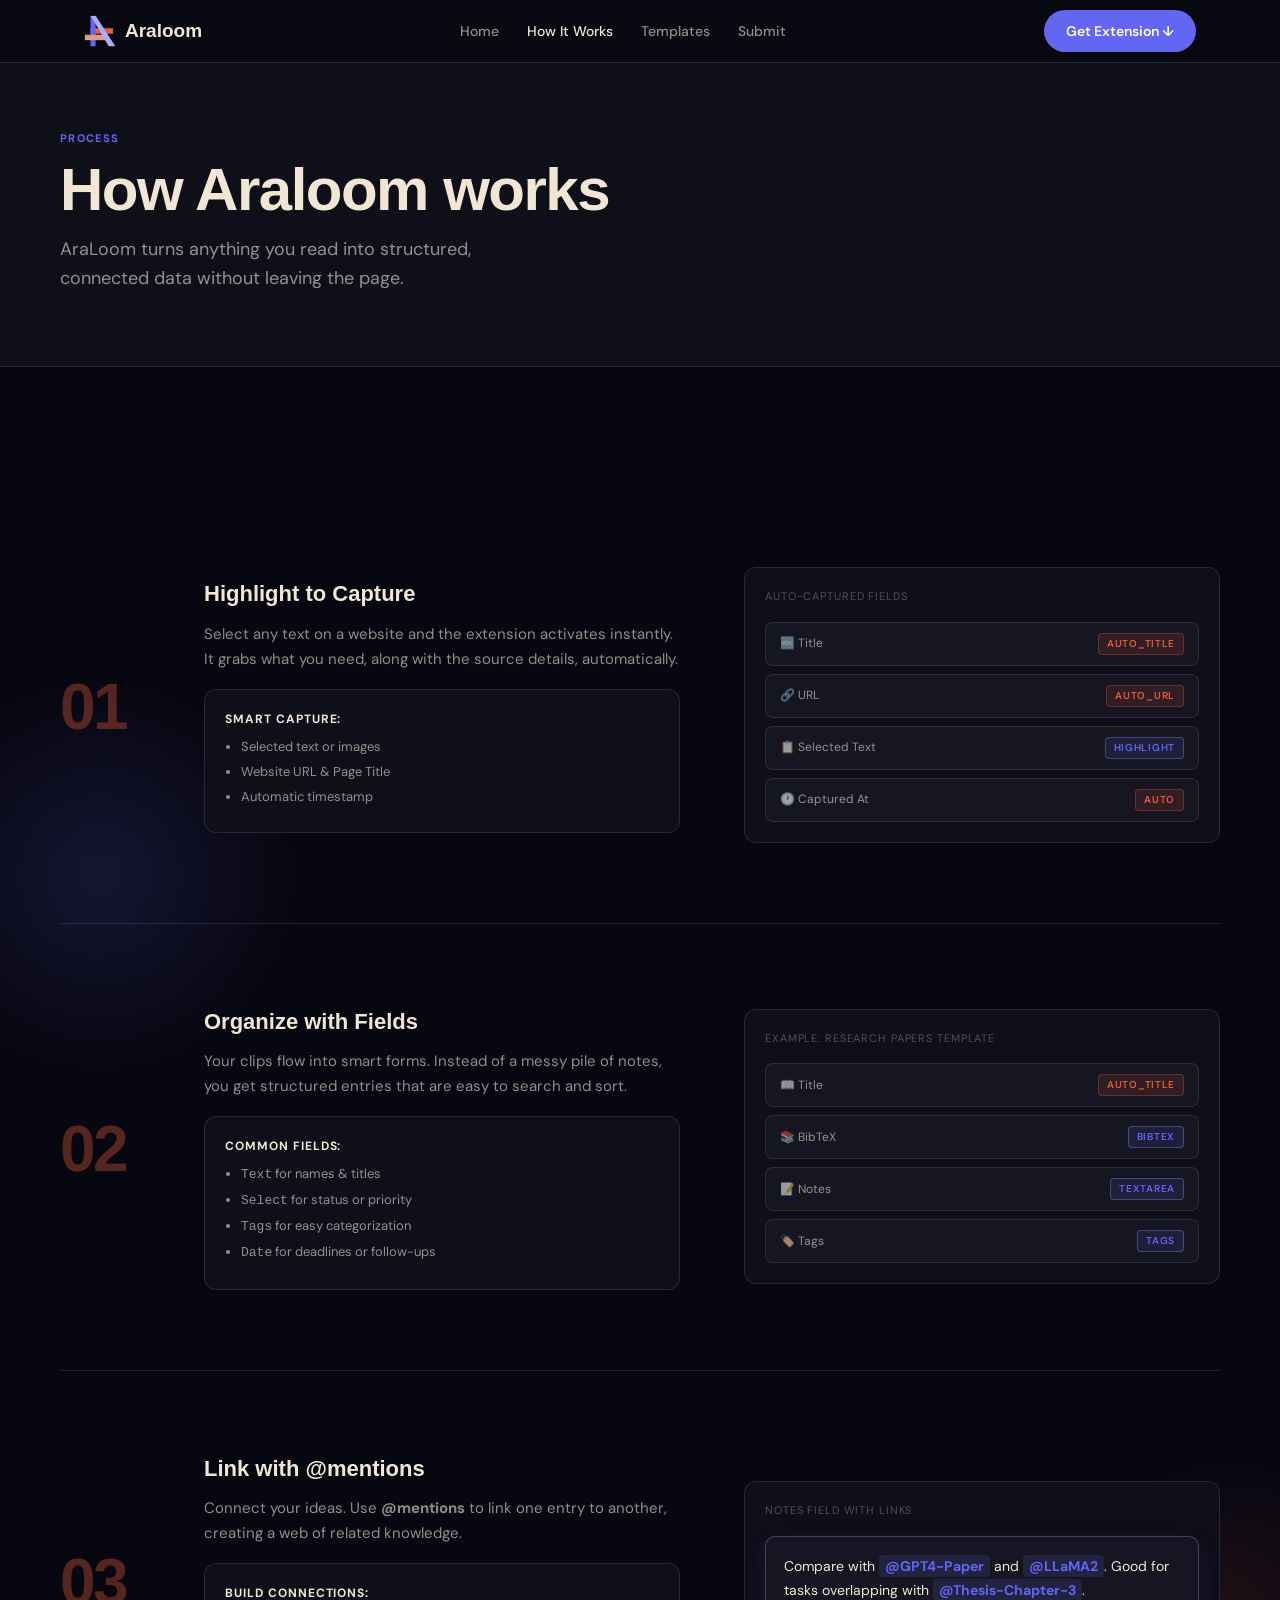
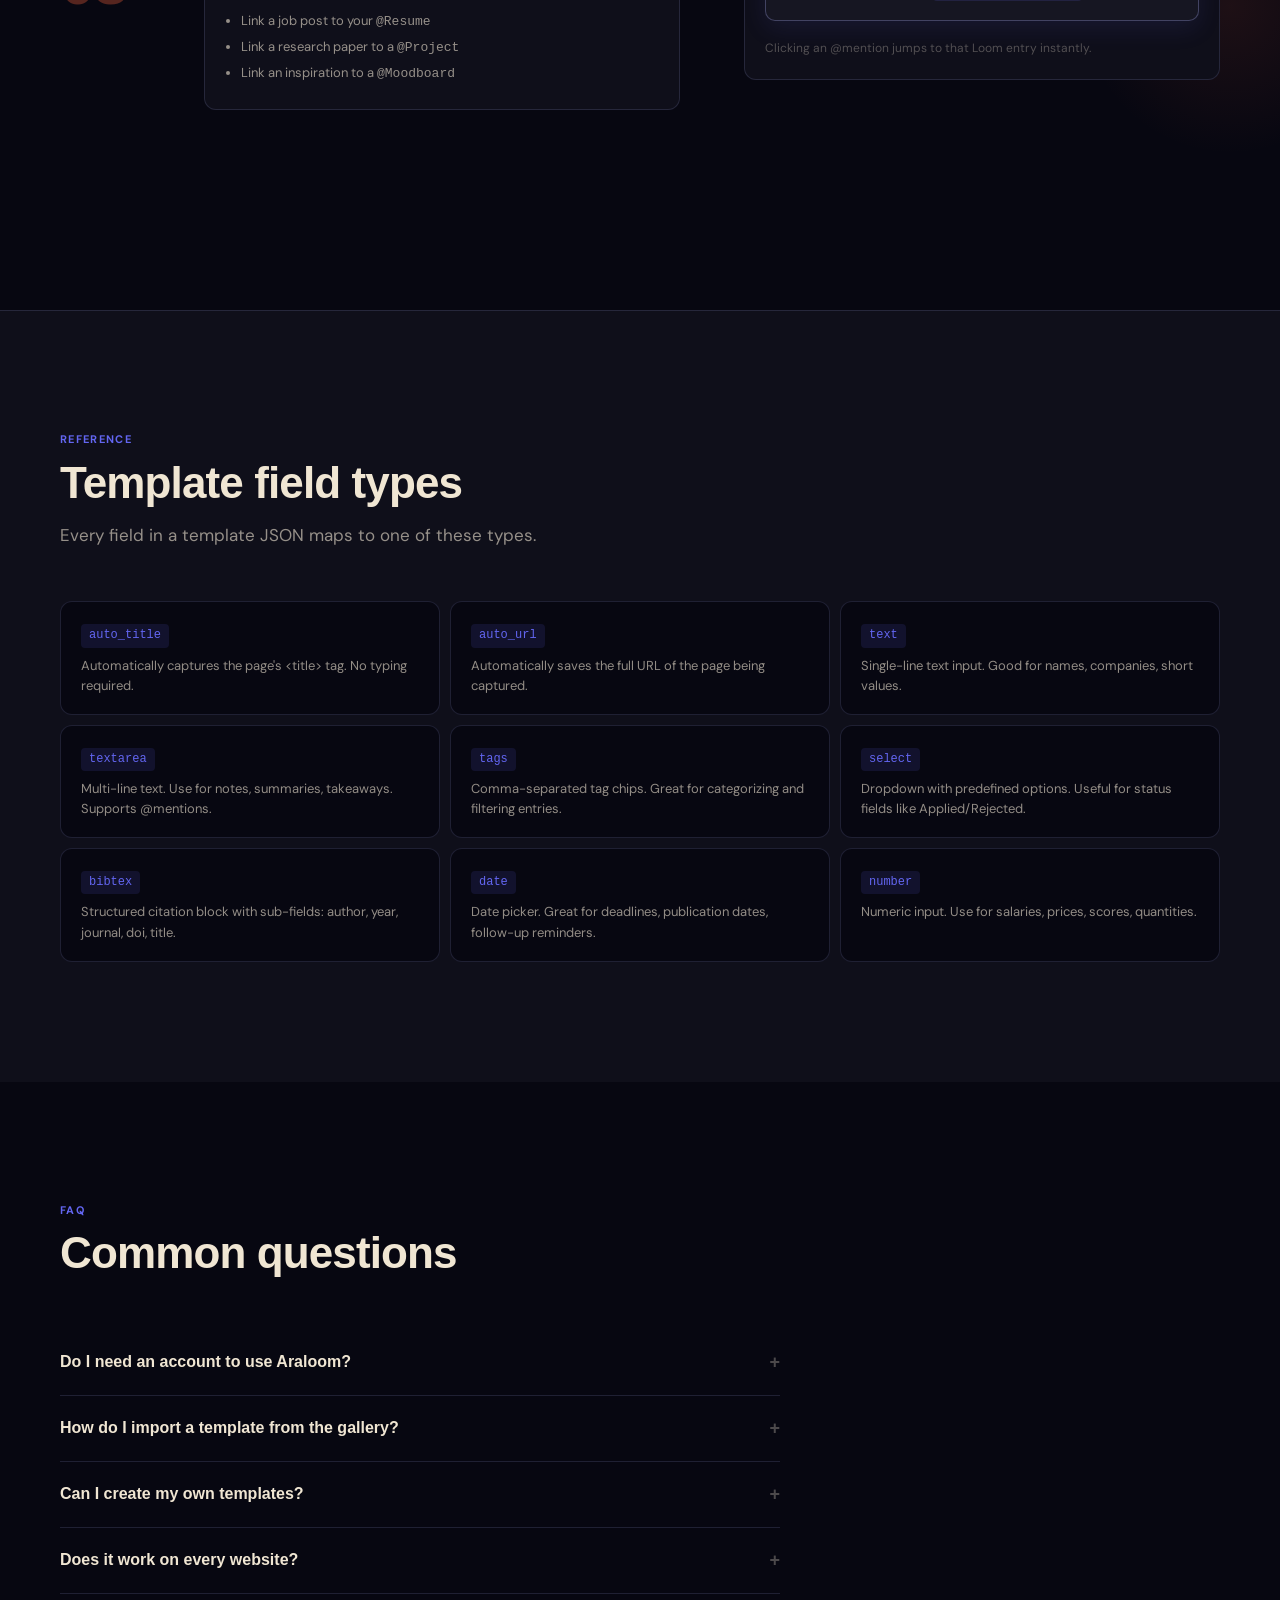
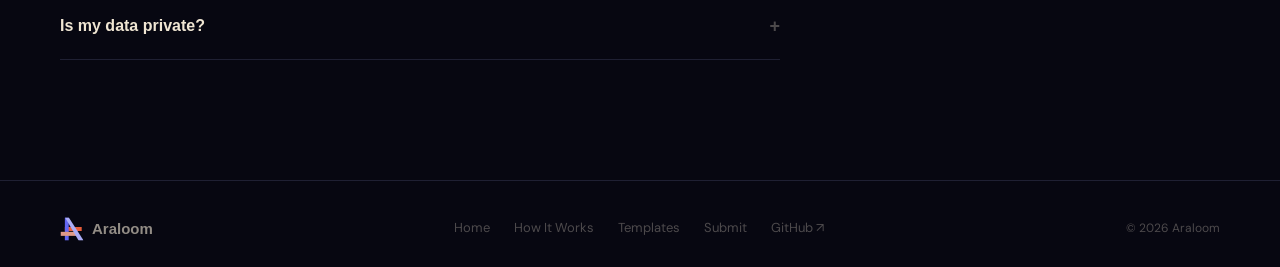
<file: how-it-works.html>
<!DOCTYPE html>
<html lang="en">

<head>
  <meta charset="UTF-8">
  <meta name="viewport" content="width=device-width, initial-scale=1.0">
  <title>How It Works : Araloom</title>
  <meta name="description"
    content="Learn how Araloom helps you capture, structure, and link knowledge from any webpage.">
  <link rel="preconnect" href="https://fonts.googleapis.com">
  <link
    href="https://fonts.googleapis.com/css2?family=ital,wght@0,400;0,500;0,700;1,400&family=DM+Sans:opsz,wght@9..40,300;9..40,400;9..40,500;9..40,700&display=swap"
    rel="stylesheet">
  <link rel="stylesheet" href="shared.css">
  <link rel="icon" type="image/svg+xml" href="assets/favicon.svg">

  <style>
    .page-hero {
      padding: 130px 24px 72px;
      border-bottom: 1px solid var(--border);
      background: var(--surface);
    }

    .page-hero-inner {
      max-width: 1160px;
      margin: 0 auto;
    }

    .page-hero h1 {
      font-size: clamp(36px, 5vw, 60px);
      margin-bottom: 14px;
    }

    .page-hero p {
      font-size: 18px;
      color: var(--text-dim);
      max-width: 500px;
    }

    /* Steps */
    #steps {
      background: var(--bg);
    }

    .steps-list {
      display: flex;
      flex-direction: column;
      gap: 0;
    }

    .step-row {
      display: grid;
      grid-template-columns: 80px 1fr 1fr;
      gap: 64px;
      padding: 80px 0;
      border-bottom: 1px solid var(--border);
      align-items: center;
    }


    .step-row:last-child {
      border-bottom: none;
    }

    .step-num-big {
      font-family: 'Syne', sans-serif;
      font-weight: 800;
      font-size: 64px;
      color: var(--orange);
      opacity: 0.35;
      line-height: 1;
      letter-spacing: -0.04em;
      padding-top: 4px;
    }


    .step-content h3 {
      font-size: 22px;
      margin-bottom: 10px;
    }

    .step-content p {
      font-size: 15px;
      color: var(--text-dim);
      line-height: 1.7;
      margin-bottom: 16px;
    }

    .step-detail {
      background: var(--surface);
      border: 1px solid var(--border);
      border-radius: var(--radius);
      padding: 20px;
      font-size: 13px;
      color: var(--text-dim);
    }

    .step-detail strong {
      color: var(--text);
      display: block;
      margin-bottom: 8px;
      font-size: 12px;
      text-transform: uppercase;
      letter-spacing: 0.08em;
    }

    .step-detail ul {
      padding-left: 16px;
    }

    .step-detail li {
      margin-bottom: 5px;
      line-height: 1.55;
    }

    .step-visual {
      background: var(--surface);
      border: 1px solid var(--border);
      border-radius: var(--radius);
      padding: 20px;
      display: flex;
      flex-direction: column;
      gap: 8px;
    }

    /* Field type pill examples */
    .field-preview {
      background: var(--surface2);
      border: 1px solid var(--border);
      border-radius: 8px;
      padding: 10px 14px;
      display: flex;
      align-items: center;
      justify-content: space-between;
    }

    .field-preview-label {
      font-size: 12px;
      color: var(--text-dim);
    }

    .field-type-badge {
      font-size: 10px;
      font-weight: 600;
      text-transform: uppercase;
      letter-spacing: 0.07em;
      padding: 2px 8px;
      border-radius: 4px;
      background: var(--indigo-dim);
      color: var(--indigo);
      border: 1px solid var(--indigo-border);
    }

    .field-type-badge.auto {
      background: var(--orange-dim);
      color: var(--orange);
      border-color: var(--orange-border);
    }

    /* Template types */
    #field-types {
      background: var(--surface);
      border-top: 1px solid var(--border);
    }

    .types-grid {
      display: grid;
      grid-template-columns: repeat(3, 1fr);
      gap: 10px;
    }

    .type-card {
      background: var(--bg);
      border: 1px solid var(--border);
      border-radius: var(--radius);
      padding: 18px 20px;
    }

    .type-card code {
      font-family: 'DM Mono', monospace, monospace;
      background: var(--indigo-dim);
      color: var(--indigo);
      padding: 2px 8px;
      border-radius: 4px;
      font-size: 12px;
      display: inline-block;
      margin-bottom: 8px;
    }

    .type-card p {
      font-size: 13px;
      color: var(--text-dim);
      line-height: 1.55;
    }

    /* FAQ */
    #faq {
      background: var(--bg);
    }

    .faq-list {
      display: flex;
      flex-direction: column;
      gap: 0;
      max-width: 720px;
    }

    .faq-item {
      border-bottom: 1px solid var(--border);
    }

    .faq-q {
      width: 100%;
      text-align: left;
      background: none;
      border: none;
      color: var(--text);
      font-family: 'Syne', sans-serif;
      font-weight: 600;
      font-size: 16px;
      padding: 22px 0;
      cursor: pointer;
      display: flex;
      justify-content: space-between;
      align-items: center;
      gap: 16px;
    }

    .faq-q:hover {
      color: var(--indigo);
    }

    .faq-q .arrow {
      font-size: 18px;
      color: var(--text-faint);
      transition: transform 0.25s;
      flex-shrink: 0;
    }

    .faq-a {
      font-size: 15px;
      color: var(--text-dim);
      line-height: 1.7;
      max-height: 0;
      overflow: hidden;
      transition: max-height 0.3s ease, padding 0.3s ease;
    }

    .faq-item.open .faq-a {
      max-height: 300px;
      padding-bottom: 20px;
    }

    .faq-item.open .arrow {
      transform: rotate(45deg);
    }

    @media (max-width: 860px) {
      .step-row {
        grid-template-columns: 1fr;
        gap: 20px;
      }

      .step-num-big {
        font-size: 36px;
      }

      .types-grid {
        grid-template-columns: 1fr 1fr;
      }
    }

    @media (max-width: 560px) {
      .types-grid {
        grid-template-columns: 1fr;
      }
    }
  </style>
</head>

<body>

  <nav>
    <div class="nav-inner">
      <a href="index.html" class="nav-logo">
        <img src="assets/logo.svg" alt="Araloom Logo" class="logo-img">
        Araloom
      </a>

      <ul class="nav-links">
        <li><a href="index.html">Home</a></li>
        <li><a href="how-it-works.html" class="active">How It Works</a></li>
        <li><a href="gallery.html">Templates</a></li>
        <li><a href="submit.html">Submit</a></li>
      </ul>
      <a href="#" class="btn-primary">Get Extension ↓</a>
    </div>
  </nav>

  <div class="page-hero">
    <div class="page-hero-inner">
      <div class="section-label">Process</div>
      <h1>How Araloom works</h1>
      <p>AraLoom turns anything you read into structured, connected data without leaving the page.</p>
    </div>
  </div>

  <!-- STEPS -->
  <section id="steps" style="position:relative; overflow:hidden;">
    <div class="glow-violet" style="top:20%; left:-100px;"></div>
    <div class="glow-orange" style="bottom:10%; right:-100px;"></div>
    <div class="container" style="position:relative; z-index:1;">

      <div class="steps-list">

        <div class="step-row">
          <div class="step-num-big">01</div>
          <div class="step-content">
            <h3>Highlight to Capture</h3>
            <p>Select any text on a website and the extension activates instantly. It grabs what you need, along with
              the source details, automatically.</p>
            <div class="step-detail">
              <strong>Smart Capture:</strong>
              <ul>
                <li>Selected text or images</li>
                <li>Website URL & Page Title</li>
                <li>Automatic timestamp</li>
              </ul>
            </div>
          </div>

          <div class="step-visual">
            <div
              style="font-size:11px; color:var(--text-faint); text-transform:uppercase; letter-spacing:0.08em; margin-bottom:8px;">
              Auto-captured fields</div>
            <div class="field-preview">
              <span class="field-preview-label">🔤 Title</span>
              <span class="field-type-badge auto">auto_title</span>
            </div>
            <div class="field-preview">
              <span class="field-preview-label">🔗 URL</span>
              <span class="field-type-badge auto">auto_url</span>
            </div>
            <div class="field-preview">
              <span class="field-preview-label">📋 Selected Text</span>
              <span class="field-type-badge">highlight</span>
            </div>
            <div class="field-preview">
              <span class="field-preview-label">🕐 Captured At</span>
              <span class="field-type-badge auto">auto</span>
            </div>
          </div>
        </div>

        <div class="step-row">
          <div class="step-num-big">02</div>
          <div class="step-content">
            <h3>Organize with Fields</h3>
            <p>Your clips flow into smart forms. Instead of a messy pile of notes, you get structured entries that are
              easy to search and sort.</p>
            <div class="step-detail">
              <strong>Common Fields:</strong>
              <ul>
                <li><code>Text</code> for names & titles</li>
                <li><code>Select</code> for status or priority</li>
                <li><code>Tags</code> for easy categorization</li>
                <li><code>Date</code> for deadlines or follow-ups</li>
              </ul>
            </div>
          </div>

          <div class="step-visual">
            <div
              style="font-size:11px; color:var(--text-faint); text-transform:uppercase; letter-spacing:0.08em; margin-bottom:8px;">
              Example: Research Papers template</div>
            <div class="field-preview">
              <span class="field-preview-label">📖 Title</span>
              <span class="field-type-badge auto">auto_title</span>
            </div>
            <div class="field-preview">
              <span class="field-preview-label">📚 BibTeX</span>
              <span class="field-type-badge">bibtex</span>
            </div>
            <div class="field-preview">
              <span class="field-preview-label">📝 Notes</span>
              <span class="field-type-badge">textarea</span>
            </div>
            <div class="field-preview">
              <span class="field-preview-label">🏷️ Tags</span>
              <span class="field-type-badge">tags</span>
            </div>
          </div>
        </div>

        <div class="step-row">
          <div class="step-num-big">03</div>
          <div class="step-content">
            <h3>Link with @mentions</h3>
            <p>Connect your ideas. Use <strong>@mentions</strong> to link one entry to another, creating a web of
              related knowledge.</p>
            <div class="step-detail">
              <strong>Build Connections:</strong>
              <ul>
                <li>Link a job post to your <code>@Resume</code></li>
                <li>Link a research paper to a <code>@Project</code></li>
                <li>Link an inspiration to a <code>@Moodboard</code></li>
              </ul>
            </div>
          </div>

          <div class="step-visual">
            <div
              style="font-size:11px; color:var(--text-faint); text-transform:uppercase; letter-spacing:0.08em; margin-bottom:8px;">
              Notes field with links</div>
            <div
              style="background:var(--surface2); border:1px solid var(--indigo-border); border-radius:10px; padding:18px; font-size:14px; color:var(--text); line-height:1.7; box-shadow: 0 8px 24px rgba(99, 102, 241, 0.1);">
              Compare with <span
                style="color:var(--indigo); font-weight:700; background:rgba(99, 102, 241, 0.15); padding:2px 6px; border-radius:4px; cursor:pointer;">@GPT4-Paper</span>
              and
              <span
                style="color:var(--indigo); font-weight:700; background:rgba(99, 102, 241, 0.15); padding:2px 6px; border-radius:4px; cursor:pointer;">@LLaMA2</span>.
              Good for tasks
              overlapping with <span
                style="color:var(--indigo); font-weight:700; background:rgba(99, 102, 241, 0.15); padding:2px 6px; border-radius:4px; cursor:pointer;">@Thesis-Chapter-3</span>.
            </div>

            <div style="margin-top:10px; font-size:12px; color:var(--text-faint);">
              Clicking an @mention jumps to that Loom entry instantly.
            </div>
          </div>
        </div>

      </div>
    </div>
  </section>

  <!-- FIELD TYPES -->
  <section id="field-types">
    <div class="container">
      <div class="section-header">
        <div class="section-label">Reference</div>
        <h2>Template field types</h2>
        <p class="section-sub">Every field in a template JSON maps to one of these types.</p>
      </div>
      <div class="types-grid">
        <div class="type-card">
          <code>auto_title</code>
          <p>Automatically captures the page's &lt;title&gt; tag. No typing required.</p>
        </div>
        <div class="type-card">
          <code>auto_url</code>
          <p>Automatically saves the full URL of the page being captured.</p>
        </div>
        <div class="type-card">
          <code>text</code>
          <p>Single-line text input. Good for names, companies, short values.</p>
        </div>
        <div class="type-card">
          <code>textarea</code>
          <p>Multi-line text. Use for notes, summaries, takeaways. Supports @mentions.</p>
        </div>
        <div class="type-card">
          <code>tags</code>
          <p>Comma-separated tag chips. Great for categorizing and filtering entries.</p>
        </div>
        <div class="type-card">
          <code>select</code>
          <p>Dropdown with predefined options. Useful for status fields like Applied/Rejected.</p>
        </div>
        <div class="type-card">
          <code>bibtex</code>
          <p>Structured citation block with sub-fields: author, year, journal, doi, title.</p>
        </div>
        <div class="type-card">
          <code>date</code>
          <p>Date picker. Great for deadlines, publication dates, follow-up reminders.</p>
        </div>
        <div class="type-card">
          <code>number</code>
          <p>Numeric input. Use for salaries, prices, scores, quantities.</p>
        </div>
      </div>
    </div>
  </section>

  <!-- FAQ -->
  <section id="faq">
    <div class="container">
      <div class="section-header">
        <div class="section-label">FAQ</div>
        <h2>Common questions</h2>
      </div>
      <div class="faq-list" id="faq-list">
        <div class="faq-item">
          <button class="faq-q">
            Do I need an account to use Araloom?
            <span class="arrow">+</span>
          </button>
          <div class="faq-a">No. Araloom is a browser extension, your data stays in your browser. No sign-up, no cloud
            sync required. You can export your Looms at any time as JSON or CSV.</div>
        </div>
        <div class="faq-item">
          <button class="faq-q">
            How do I import a template from the gallery?
            <span class="arrow">+</span>
          </button>
          <div class="faq-a">Download the .json file from the gallery page. Then open Araloom, go to Templates → Import,
            and select the file. The template loads instantly and is ready to use on any website.</div>
        </div>
        <div class="faq-item">
          <button class="faq-q">
            Can I create my own templates?
            <span class="arrow">+</span>
          </button>
          <div class="faq-a">Yes. Inside Araloom you can build templates by adding fields, choosing types, and setting
            labels. When you're done, export it as a .json file. You can share it by submitting it to the gallery.</div>
        </div>
        <div class="faq-item">
          <button class="faq-q">
            Does it work on every website?
            <span class="arrow">+</span>
          </button>
          <div class="faq-a">Araloom works on any website you can open in a Chrome-based browser (Chrome, Brave, Edge,
            Arc). A small number of sites that block extensions may not support text selection capture.</div>
        </div>
        <div class="faq-item">
          <button class="faq-q">
            Is my data private?
            <span class="arrow">+</span>
          </button>
          <div class="faq-a">Yes. All your captured data is stored locally in your browser's extension storage. Nothing
            is sent to any server. You own your data completely.</div>
        </div>
      </div>
    </div>
  </section>

  <footer>
    <div class="footer-inner">
      <div class="footer-logo">
        <img src="assets/logo.svg" alt="Araloom Logo" class="logo-img footer-logo-img">
        Araloom
      </div>

      <div class="footer-links">
        <a href="index.html">Home</a>
        <a href="how-it-works.html">How It Works</a>
        <a href="gallery.html">Templates</a>
        <a href="submit.html">Submit</a>
        <a href="https://github.com/YOUR_USERNAME/araloom" target="_blank" rel="noopener">GitHub ↗</a>
      </div>
      <div class="footer-copy">© 2026 Araloom</div>
    </div>
  </footer>

  <script>
    document.getElementById('faq-list').addEventListener('click', e => {
      const btn = e.target.closest('.faq-q');
      if (!btn) return;
      const item = btn.closest('.faq-item');
      const wasOpen = item.classList.contains('open');
      document.querySelectorAll('.faq-item').forEach(i => i.classList.remove('open'));
      if (!wasOpen) item.classList.add('open');
    });
  </script>
</body>

</html>
</file>
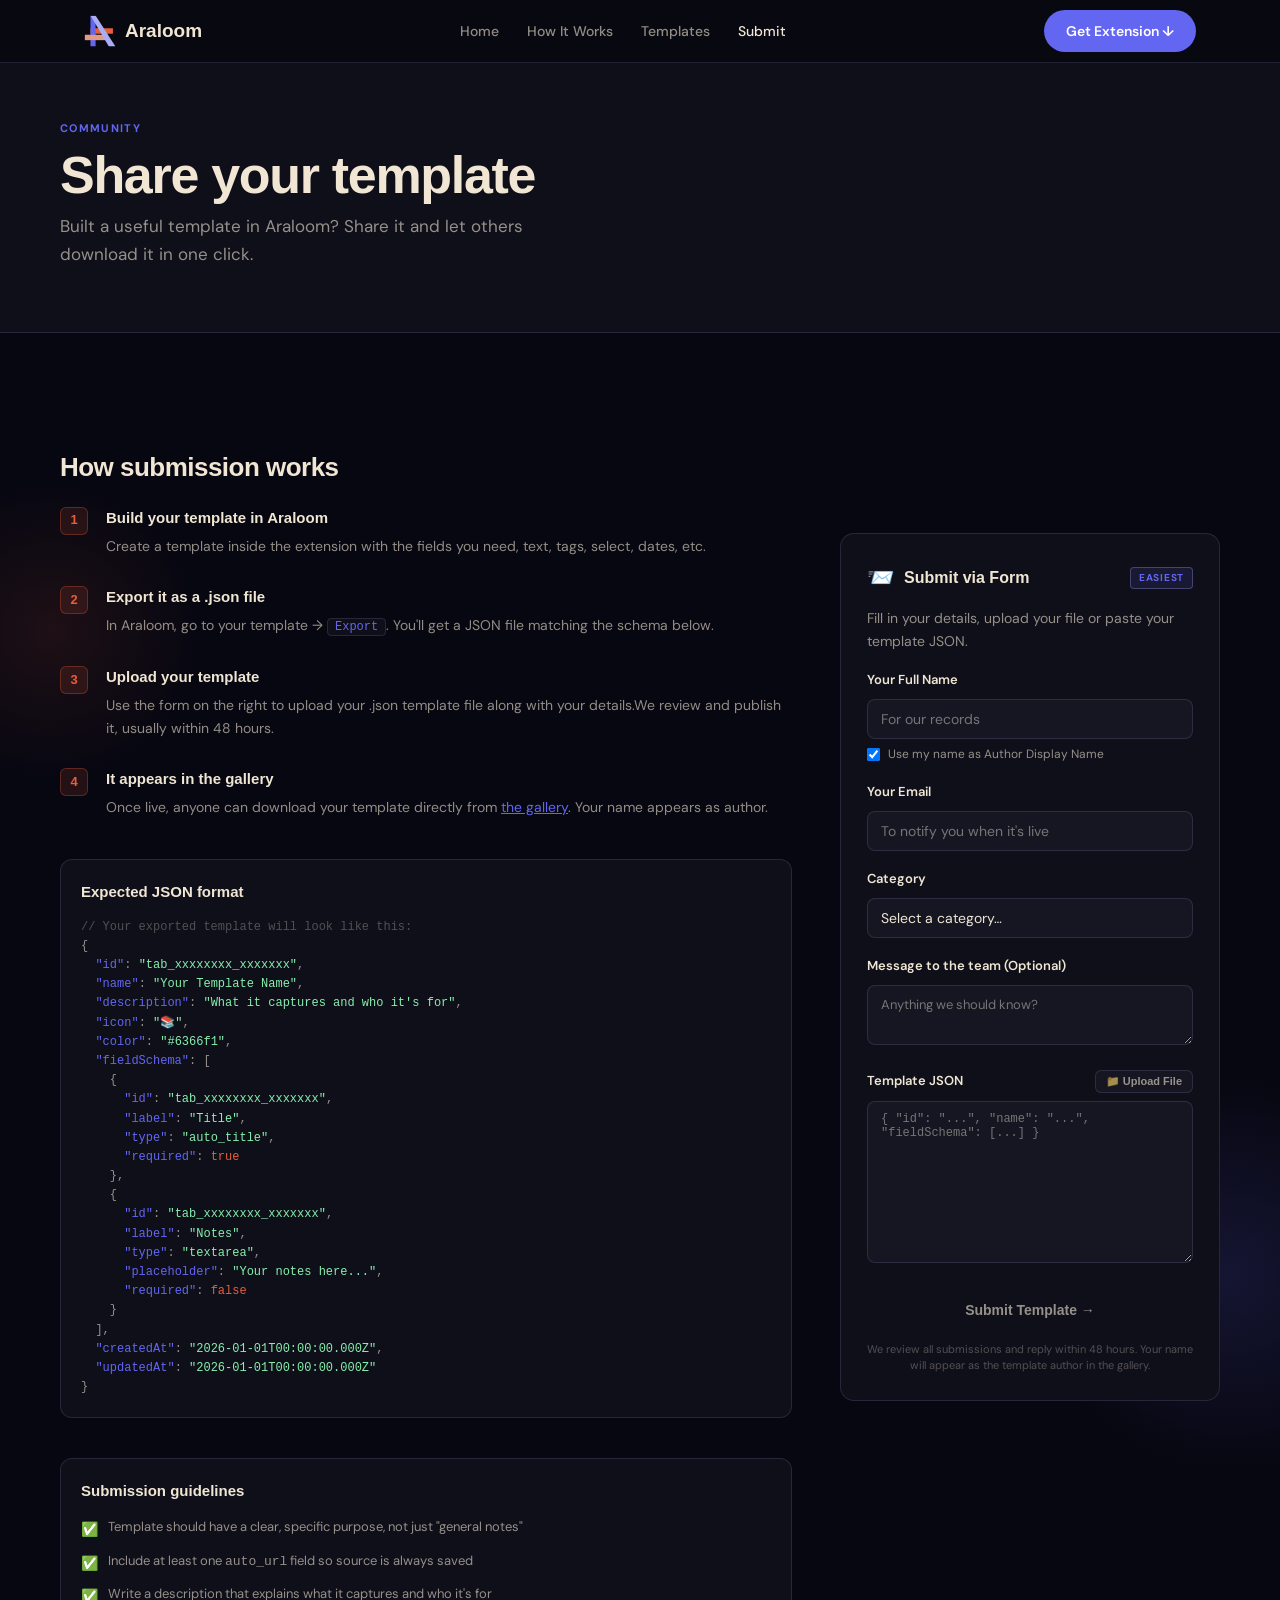
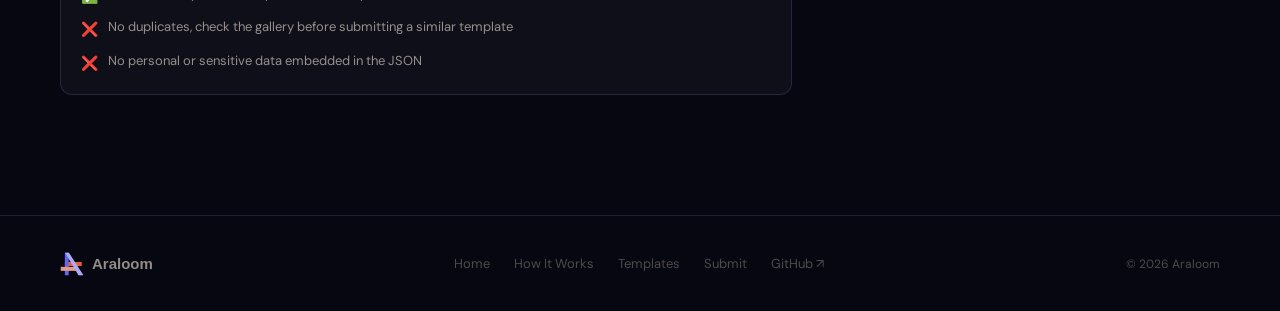
<file: submit.html>
<!DOCTYPE html>
<html lang="en">

<head>
  <meta charset="UTF-8">
  <meta name="viewport" content="width=device-width, initial-scale=1.0">
  <title>Submit a Template : Araloom</title>
  <meta name="description" content="Share your template. Built something useful? Submit it.">
  <link rel="preconnect" href="https://fonts.googleapis.com">
  <link
    href="https://fonts.googleapis.com/css2?family=ital,wght@0,400;0,500;0,700;1,400&family=DM+Sans:opsz,wght@9..40,300;9..40,400;9..40,500;9..40,700&display=swap"
    rel="stylesheet">
  <link rel="stylesheet" href="shared.css">
  <link rel="icon" type="image/svg+xml" href="assets/favicon.svg">

  <style>
    .page-hero {
      padding: 120px 24px 64px;
      border-bottom: 1px solid var(--border);
      background: var(--surface);
    }

    .page-hero-inner {
      max-width: 1160px;
      margin: 0 auto;
    }

    .page-hero h1 {
      font-size: clamp(32px, 4.5vw, 52px);
      margin-bottom: 10px;
    }

    .page-hero p {
      font-size: 17px;
      color: var(--text-dim);
      max-width: 500px;
    }

    /* ── MAIN LAYOUT ── */
    #submit-section {
      background: var(--bg);
    }

    .submit-grid {
      display: grid;
      grid-template-columns: 1fr 380px;
      gap: 48px;
      align-items: start;
    }

    /* ── HOW-TO STEPS ── */
    .steps-block {
      margin-bottom: 40px;
    }

    .steps-block h2 {
      font-size: 26px;
      margin-bottom: 24px;
    }

    .how-step {
      display: flex;
      gap: 18px;
      margin-bottom: 28px;
      align-items: flex-start;
    }

    .how-step-num {
      font-family: 'Syne', sans-serif;
      font-weight: 800;
      font-size: 13px;
      color: var(--orange);
      background: var(--orange-dim);
      border: 1px solid var(--orange-border);
      border-radius: 6px;
      width: 28px;
      height: 28px;
      display: flex;
      align-items: center;
      justify-content: center;
      flex-shrink: 0;
      margin-top: 1px;
    }


    .how-step-text h4 {
      font-family: 'Syne', sans-serif;
      font-weight: 700;
      font-size: 15px;
      margin-bottom: 5px;
    }

    .how-step-text p {
      font-size: 14px;
      color: var(--text-dim);
      line-height: 1.6;
    }

    .how-step-text code {
      background: var(--surface);
      border: 1px solid var(--border);
      border-radius: 4px;
      padding: 1px 7px;
      font-size: 12px;
      color: var(--indigo);
      font-family: monospace;
    }

    /* JSON schema preview */
    .schema-preview {
      background: var(--surface);
      border: 1px solid var(--border);
      border-radius: var(--radius);
      padding: 20px;
      margin-bottom: 40px;
    }

    .schema-preview h3 {
      font-size: 15px;
      margin-bottom: 14px;
      color: var(--text);
    }

    pre {
      font-size: 12px;
      color: var(--text-dim);
      line-height: 1.6;
      overflow-x: auto;
      white-space: pre;
      font-family: monospace;
    }

    pre .key {
      color: var(--indigo);
    }

    pre .str {
      color: #86efac;
    }

    pre .bool {
      color: var(--orange);
    }

    pre .comment {
      color: var(--text-faint);
    }

    /* Guidelines */
    .guidelines {
      background: var(--surface);
      border: 1px solid var(--border);
      border-radius: var(--radius);
      padding: 20px;
    }

    .guidelines h3 {
      font-size: 15px;
      margin-bottom: 14px;
    }

    .guideline-list {
      display: flex;
      flex-direction: column;
      gap: 10px;
    }

    .guideline-item {
      display: flex;
      gap: 10px;
      align-items: flex-start;
    }

    .guideline-icon {
      font-size: 14px;
      margin-top: 1px;
      flex-shrink: 0;
    }

    .guideline-item p {
      font-size: 13px;
      color: var(--text-dim);
      line-height: 1.55;
    }

    /* ── SUBMIT SIDEBAR ── */
    .submit-sidebar {
      position: sticky;
      top: 80px;
    }

    .option-card {
      background: var(--surface);
      border: 1px solid var(--border);
      border-radius: 14px;
      padding: 26px;
      margin-bottom: 14px;
    }

    .option-card-header {
      display: flex;
      align-items: center;
      gap: 10px;
      margin-bottom: 12px;
    }

    .option-icon {
      font-size: 22px;
    }

    .option-label {
      font-family: 'Syne', sans-serif;
      font-weight: 700;
      font-size: 16px;
    }

    .option-badge {
      margin-left: auto;
      font-size: 10px;
      font-weight: 700;
      text-transform: uppercase;
      letter-spacing: 0.07em;
      padding: 2px 8px;
      border-radius: 4px;
      background: var(--indigo-dim);
      color: var(--indigo);
      border: 1px solid var(--indigo-border);
    }

    .option-desc {
      font-size: 14px;
      color: var(--text-dim);
      line-height: 1.6;
      margin-bottom: 18px;
    }

    /* Formspree form */
    .form-field {
      margin-bottom: 18px;
    }

    .form-label {
      display: flex;
      justify-content: space-between;
      align-items: center;
      font-size: 13px;
      font-weight: 600;
      color: var(--text);
      margin-bottom: 8px;
    }

    .json-status {
      font-size: 11px;
      font-weight: 700;
      padding: 2px 8px;
      border-radius: 4px;
      display: none;
    }

    .json-status.valid {
      display: inline-block;
      background: rgba(52, 211, 153, 0.1);
      color: #34d399;
    }

    .json-status.invalid {
      display: inline-block;
      background: rgba(232, 93, 58, 0.1);
      color: var(--orange);
    }

    .upload-btn {
      background: var(--surface2);
      border: 1px solid var(--border);
      border-radius: 6px;
      padding: 4px 10px;
      font-size: 11px;
      font-weight: 600;
      color: var(--text-dim);
      cursor: pointer;
      transition: all 0.2s;
    }

    .upload-btn:hover {
      border-color: var(--indigo-border);
      color: var(--text);
    }

    .form-input,
    .form-select,
    .form-textarea {
      width: 100%;
      background: var(--surface2);
      border: 1px solid var(--border);
      border-radius: 8px;
      padding: 10px 13px;
      font-size: 14px;
      color: var(--text);
      font-family: 'DM Sans', sans-serif;
      transition: border-color 0.2s;
      outline: none;
    }

    .form-input:focus,
    .form-select:focus,
    .form-textarea:focus {
      border-color: var(--indigo-border);
    }

    .form-select {
      appearance: none;
      cursor: pointer;
    }

    .form-textarea {
      resize: vertical;
      min-height: 80px;
      font-size: 12px;
      font-family: monospace;
    }

    .form-submit {
      width: 100%;
      background: var(--indigo);
      color: #fff;
      border: none;
      border-radius: 8px;
      padding: 13px;
      font-size: 14px;
      font-weight: 700;
      cursor: pointer;
      font-family: 'Syne', sans-serif;
      transition: opacity 0.2s;
      display: flex;
      align-items: center;
      justify-content: center;
      gap: 7px;
    }

    .form-submit:hover {
      opacity: 0.86;
    }

    .form-submit:disabled {
      background: var(--surface);
      color: var(--text-dim);
      cursor: not-allowed;
    }

    .form-note {
      font-size: 11px;
      color: var(--text-faint);
      margin-top: 10px;
      text-align: center;
      line-height: 1.5;
    }

    .divider {
      display: flex;
      align-items: center;
      gap: 12px;
      margin: 20px 0;
    }

    .divider span {
      font-size: 12px;
      color: var(--text-faint);
      white-space: nowrap;
    }

    .divider::before,
    .divider::after {
      content: '';
      flex: 1;
      height: 1px;
      background: var(--border);
    }

    .github-btn {
      width: 100%;
      background: var(--surface2);
      color: var(--text);
      border: 1px solid var(--border);
      border-radius: 8px;
      padding: 12px;
      font-size: 14px;
      font-weight: 600;
      cursor: pointer;
      font-family: 'DM Sans', sans-serif;
      transition: border-color 0.2s;
      text-decoration: none;
      display: flex;
      align-items: center;
      justify-content: center;
      gap: 8px;
    }

    .github-btn:hover {
      border-color: var(--indigo-border);
    }

    /* Success state */
    .success-msg {
      background: rgba(52, 211, 153, 0.1);
      border: 1px solid rgba(52, 211, 153, 0.25);
      border-radius: 8px;
      padding: 14px;
      text-align: center;
      font-size: 14px;
      color: #34d399;
      display: none;
      margin-top: 14px;
    }

    .success-msg.show {
      display: block;
    }

    .hidden {
      display: none;
    }

    .checkbox-row {
      display: flex;
      align-items: center;
      gap: 8px;
      margin-top: -12px;
      margin-bottom: 18px;
    }

    .checkbox-row input {
      cursor: pointer;
    }

    .checkbox-row label {
      font-size: 12px;
      color: var(--text-dim);
      cursor: pointer;
      user-select: none;
    }

    .category-other-wrap {
      margin-top: 10px;
    }

    @media (max-width: 860px) {
      .submit-grid {
        grid-template-columns: 1fr;
      }

      .submit-sidebar {
        position: static;
      }
    }
  </style>
</head>

<body>

  <nav>
    <div class="nav-inner">
      <a href="index.html" class="nav-logo">
        <img src="assets/logo.svg" alt="Araloom Logo" class="logo-img">
        Araloom
      </a>

      <ul class="nav-links">
        <li><a href="index.html">Home</a></li>
        <li><a href="how-it-works.html">How It Works</a></li>
        <li><a href="gallery.html">Templates</a></li>
        <li><a href="submit.html" class="active">Submit</a></li>
      </ul>
      <a href="#" class="btn-primary">Get Extension ↓</a>
    </div>
  </nav>

  <div class="page-hero">
    <div class="page-hero-inner">
      <div class="section-label">Community</div>
      <h1>Share your template</h1>
      <p>Built a useful template in Araloom? Share it and let others download it in one click.</p>
    </div>
  </div>

  <section id="submit-section" style="position:relative; overflow:hidden;">
    <div class="glow-violet" style="top:50%; right:-150px;"></div>
    <div class="glow-orange" style="top:10%; left:-100px;"></div>
    <div class="container" style="position:relative; z-index:1;">

      <div class="submit-grid">

        <!-- LEFT: How it works + Schema -->
        <div>
          <div class="steps-block">
            <h2>How submission works</h2>
            <div class="how-step">
              <div class="how-step-num">1</div>
              <div class="how-step-text">
                <h4>Build your template in Araloom</h4>
                <p>Create a template inside the extension with the fields you need, text, tags, select, dates, etc.</p>
              </div>
            </div>
            <div class="how-step">
              <div class="how-step-num">2</div>
              <div class="how-step-text">
                <h4>Export it as a .json file</h4>
                <p>In Araloom, go to your template → <code>Export</code>. You'll get a JSON file matching the schema
                  below.</p>
              </div>
            </div>
            <div class="how-step">
              <div class="how-step-num">3</div>
              <div class="how-step-text">
                <h4>Upload your template</h4>
                <p>Use the form on the right to upload your .json template file along with your details.We review and
                  publish it, usually within 48 hours.</p>
              </div>
            </div>
            <div class="how-step">
              <div class="how-step-num">4</div>
              <div class="how-step-text">
                <h4>It appears in the gallery</h4>
                <p>Once live, anyone can download your template directly from <a href="gallery.html"
                    style="color:var(--indigo);">the gallery</a>. Your name appears as author.</p>
              </div>
            </div>
          </div>

          <div class="schema-preview">
            <h3>Expected JSON format</h3>
            <pre><span class="comment">// Your exported template will look like this:</span>
{
  <span class="key">"id"</span>: <span class="str">"tab_xxxxxxxx_xxxxxxx"</span>,
  <span class="key">"name"</span>: <span class="str">"Your Template Name"</span>,
  <span class="key">"description"</span>: <span class="str">"What it captures and who it's for"</span>,
  <span class="key">"icon"</span>: <span class="str">"📚"</span>,
  <span class="key">"color"</span>: <span class="str">"#6366f1"</span>,
  <span class="key">"fieldSchema"</span>: [
    {
      <span class="key">"id"</span>: <span class="str">"tab_xxxxxxxx_xxxxxxx"</span>,
      <span class="key">"label"</span>: <span class="str">"Title"</span>,
      <span class="key">"type"</span>: <span class="str">"auto_title"</span>,
      <span class="key">"required"</span>: <span class="bool">true</span>
    },
    {
      <span class="key">"id"</span>: <span class="str">"tab_xxxxxxxx_xxxxxxx"</span>,
      <span class="key">"label"</span>: <span class="str">"Notes"</span>,
      <span class="key">"type"</span>: <span class="str">"textarea"</span>,
      <span class="key">"placeholder"</span>: <span class="str">"Your notes here..."</span>,
      <span class="key">"required"</span>: <span class="bool">false</span>
    }
  ],
  <span class="key">"createdAt"</span>: <span class="str">"2026-01-01T00:00:00.000Z"</span>,
  <span class="key">"updatedAt"</span>: <span class="str">"2026-01-01T00:00:00.000Z"</span>
}</pre>
          </div>

          <div class="guidelines">
            <h3>Submission guidelines</h3>
            <div class="guideline-list">
              <div class="guideline-item">
                <span class="guideline-icon">✅</span>
                <p>Template should have a clear, specific purpose, not just "general notes"</p>
              </div>
              <div class="guideline-item">
                <span class="guideline-icon">✅</span>
                <p>Include at least one <code>auto_url</code> field so source is always saved</p>
              </div>
              <div class="guideline-item">
                <span class="guideline-icon">✅</span>
                <p>Write a description that explains what it captures and who it's for</p>
              </div>
              <div class="guideline-item">
                <span class="guideline-icon">❌</span>
                <p>No duplicates, check the gallery before submitting a similar template</p>
              </div>
              <div class="guideline-item">
                <span class="guideline-icon">❌</span>
                <p>No personal or sensitive data embedded in the JSON</p>
              </div>
            </div>
          </div>
        </div>

        <!-- RIGHT: Submit sidebar -->
        <div class="submit-sidebar">

          <!-- Option 1: FormSubmit — no account, just your email in the action URL -->
          <div class="option-card">
            <div class="option-card-header">
              <span class="option-icon">📨</span>
              <span class="option-label">Submit via Form</span>
              <span class="option-badge">Easiest</span>
            </div>
            <p class="option-desc">Fill in your details, upload your file or paste your template JSON.</p>

            <!--
            SETUP: Replace your@email.com in the action URL with your real email.
            First submission triggers a one-time confirmation email from FormSubmit.
            That's it — no account, no dashboard, no API key needed.
          -->
            <form id="submit-form">
              <!-- FormSubmit config (hidden fields) -->
              <input type="hidden" name="_subject" value="New Araloom Template Submission">
              <input type="hidden" name="_captcha" value="false">
              <input type="hidden" name="_template" value="table">
              <!-- Honeypot anti-spam -->
              <input type="text" name="_honey" style="display:none">

              <div class="form-field">
                <label class="form-label" for="real-name">Your Full Name</label>
                <input class="form-input" type="text" id="real-name" name="real_name" placeholder="For our records"
                  required>
              </div>

              <div class="checkbox-row">
                <input type="checkbox" id="sync-names" checked>
                <label for="sync-names">Use my name as Author Display Name</label>
              </div>

              <div class="form-field hidden" id="author-field">
                <label class="form-label" for="author-name">Author Display Name</label>
                <input class="form-input" type="text" id="author-name" name="author_display_name"
                  placeholder="How it appears in gallery">
              </div>

              <div class="form-field">
                <label class="form-label" for="author-email">Your Email</label>
                <input class="form-input" type="email" id="author-email" name="email"
                  placeholder="To notify you when it's live" required>
              </div>

              <div class="form-field">
                <label class="form-label" for="template-category">Category</label>
                <select class="form-select" id="template-category" name="category" required
                  onchange="toggleOtherCategory(this)">
                  <option value="" disabled selected>Select a category…</option>
                  <option value="research">Research</option>
                  <option value="jobs">Jobs</option>
                  <option value="design">Design</option>
                  <option value="learning">Learning</option>
                  <option value="business">Business</option>
                  <option value="other">Other...</option>
                </select>
                <div id="other-category-wrap" class="category-other-wrap hidden">
                  <input class="form-input" type="text" id="other-category" name="other_category_name"
                    placeholder="Type custom category...">
                </div>
              </div>

              <div class="form-field">
                <label class="form-label" for="user-message">Message to the team (Optional)</label>
                <textarea class="form-input" id="user-message" name="message" rows="2"
                  style="font-size: 13px; height: 60px; font-family: inherit;"
                  placeholder="Anything we should know?"></textarea>
              </div>

              <div class="form-field">
                <div class="form-label">
                  <label for="template-json">Template JSON</label>
                  <span id="json-status" class="json-status"></span>
                  <button type="button" class="upload-btn" onclick="document.getElementById('file-input').click()">
                    📁 Upload File
                  </button>
                  <input type="file" id="file-input" accept=".json" style="display: none"
                    onchange="handleFileUpload(this)">
                </div>
                <textarea class="form-textarea" id="template-json" name="template_json" rows="10"
                  placeholder='{ "id": "...", "name": "...", "fieldSchema": [...] }' required></textarea>
              </div>

              <button type="submit" class="form-submit" id="submit-btn" disabled>
                Submit Template →
              </button>

              <p class="form-note">We review all submissions and reply within 48 hours. Your name will appear as the
                template author in the gallery.</p>
            </form>
            <div class="success-msg" id="success-msg">
              ✅ Submitted! We'll review and get back to you soon.
            </div>
          </div>

          <!-- <div class="divider"><span>or</span></div>

           Option 2: GitHub Issue 
          <div class="option-card">
            <div class="option-card-header">
              <span class="option-icon">🐙</span>
              <span class="option-label">Open a GitHub Issue</span>
            </div>
            <p class="option-desc">Prefer GitHub? Open an issue with your JSON attached. Great if you want to discuss or
              iterate on the template.</p>
            <a href="https://github.com/YOUR_USERNAME/araloom/issues/new?template=submit_template.yml&title=[Template]+Your+Name+Here"
              class="github-btn" target="_blank" rel="noopener">
              🐙 Open Issue on GitHub →
            </a>
          </div> -->

        </div>
      </div>
    </div>
  </section>

  <footer>
    <div class="footer-inner">
      <div class="footer-logo">
        <img src="assets/logo.svg" alt="Araloom Logo" class="logo-img footer-logo-img">
        Araloom
      </div>

      <div class="footer-links">
        <a href="index.html">Home</a>
        <a href="how-it-works.html">How It Works</a>
        <a href="gallery.html">Templates</a>
        <a href="submit.html">Submit</a>
        <a href="https://github.com/YOUR_USERNAME/araloom" target="_blank" rel="noopener">GitHub ↗</a>
      </div>
      <div class="footer-copy">© 2026 Araloom</div>
    </div>
  </footer>

  <script>
    // ─────────────────────────────────────────────────────────────
    // FORM LOGIC
    // ─────────────────────────────────────────────────────────────
    const form = document.getElementById('submit-form');
    const jsonArea = document.getElementById('template-json');
    const status = document.getElementById('json-status');
    const submitBtn = document.getElementById('submit-btn');
    const successMsg = document.getElementById('success-msg');

    const realNameInput = document.getElementById('real-name');
    const authorNameInput = document.getElementById('author-name');
    const syncCheckbox = document.getElementById('sync-names');
    const authorField = document.getElementById('author-field');

    // YOUR EMAIL - Change this to your preferred submission email
    const SUBMISSION_EMAIL = "devashishstudybristol@gmail.com";

    // --- Author Name Sync Logic ---
    syncCheckbox.addEventListener('change', () => {
      if (syncCheckbox.checked) {
        authorField.classList.add('hidden');
        authorNameInput.value = realNameInput.value;
        authorNameInput.required = false;
      } else {
        authorField.classList.remove('hidden');
        authorNameInput.required = true;
      }
    });

    realNameInput.addEventListener('input', () => {
      if (syncCheckbox.checked) {
        authorNameInput.value = realNameInput.value;
      }
    });

    // --- "Other" Category Logic ---
    function toggleOtherCategory(select) {
      const otherWrap = document.getElementById('other-category-wrap');
      const otherInput = document.getElementById('other-category');
      if (select.value === 'other') {
        otherWrap.classList.remove('hidden');
        otherInput.required = true;
      } else {
        otherWrap.classList.add('hidden');
        otherInput.required = false;
      }
    }

    function validateJSON() {
      const val = jsonArea.value.trim();
      if (!val) {
        status.className = 'json-status';
        status.textContent = '';
        submitBtn.disabled = true;
        jsonArea.style.borderColor = '';
        return;
      }

      try {
        const parsed = JSON.parse(val);
        // Basic check for Araloom schema
        if (!parsed.id || !parsed.fieldSchema) {
          throw new Error("Missing Araloom schema fields");
        }

        const fieldCount = parsed.fieldSchema.length;
        status.textContent = `✅ Ready (${fieldCount} fields)`;
        status.className = 'json-status valid';
        submitBtn.disabled = false;
        jsonArea.style.borderColor = 'rgba(52,211,153,0.5)';
      } catch (e) {
        status.textContent = '❌ Invalid Araloom JSON';
        status.className = 'json-status invalid';
        submitBtn.disabled = true;
        jsonArea.style.borderColor = 'var(--orange-border)';
      }
    }

    jsonArea.addEventListener('input', validateJSON);

    function handleFileUpload(input) {
      const file = input.files[0];
      if (!file) return;

      const reader = new FileReader();
      reader.onload = (e) => {
        try {
          const content = JSON.parse(e.target.result);
          // Auto-format for the user
          jsonArea.value = JSON.stringify(content, null, 2);
          validateJSON();
        } catch (err) {
          alert("Selected file is not a valid JSON.");
        }
      };
      reader.readAsText(file);
    }

    form.onsubmit = async (e) => {
      e.preventDefault();

      const formData = new FormData(form);
      const data = Object.fromEntries(formData.entries());

      // Update UI to "Submitting"
      submitBtn.disabled = true;
      submitBtn.innerHTML = '<span>⌛</span> Submitting...';

      try {
        const response = await fetch(`https://formsubmit.co/ajax/${SUBMISSION_EMAIL}`, {
          method: "POST",
          headers: {
            'Content-Type': 'application/json',
            'Accept': 'application/json'
          },
          body: JSON.stringify(data)
        });

        if (response.ok) {
          form.style.display = 'none';
          successMsg.style.display = 'block';
          successMsg.classList.add('show');
          window.scrollTo({ top: successMsg.offsetTop - 150, behavior: 'smooth' });
        } else {
          throw new Error("Submission failed");
        }
      } catch (err) {
        alert("Oops! Something went wrong. Please try again or contact us directly.");
        submitBtn.disabled = false;
        submitBtn.innerHTML = 'Submit Template →';
      }
    };



  </script>
</body>

</html>
</file>
<file: shared.css>
/* ── ARALOOM SHARED STYLES ── */
:root {
  --bg: #070711;
  --surface: #0f0f1a;
  --surface2: #161622;
  --border: rgba(170, 172, 246, 0.15); /* Using Light Lavender hint */
  --border-hover: rgba(170, 172, 246, 0.4);
  --text: #f0e6d3;
  --text-dim: rgba(240, 230, 211, 0.6);
  --text-faint: rgba(240, 230, 211, 0.3);
  
  --indigo: #6366f1; /* Dark Violet */
  --indigo-light: #aaacf6; /* Light Lavender */
  --indigo-dim: rgba(99, 102, 241, 0.12);
  --indigo-border: rgba(170, 172, 246, 0.3);
  
  --orange: #e85d3a; /* Main Orange */
  --orange-light: #e09a88; /* Light Orange */
  --orange-dim: rgba(232, 93, 58, 0.12);
  --orange-border: rgba(232, 93, 58, 0.3);
  
  --radius: 12px;

}

*,
*::before,
*::after {
  box-sizing: border-box;
  margin: 0;
  padding: 0;
}

html {
  scroll-behavior: smooth;
}

body {
  background: var(--bg);
  color: var(--text);
  font-family: 'DM Sans', sans-serif;
  font-size: 16px;
  line-height: 1.6;
  overflow-x: hidden;
  min-height: 100vh;
}

/* ── TYPOGRAPHY ── */
.font-display,
h1,
h2,
h3,
.nav-logo {
  font-family: 'Syne', sans-serif;
}

h1 {
  font-weight: 800;
  font-size: clamp(40px, 5.5vw, 68px);
  line-height: 1.05;
  letter-spacing: -0.025em;
}

h2 {
  font-weight: 800;
  font-size: clamp(28px, 4vw, 44px);
  line-height: 1.1;
  letter-spacing: -0.02em;
  margin-bottom: 14px;
}

h3 {
  font-weight: 700;
  font-size: 18px;
  margin-bottom: 8px;
}

p {
  line-height: 1.65;
}

.section-label {
  font-size: 11px;
  font-weight: 700;
  text-transform: uppercase;
  letter-spacing: 0.12em;
  color: var(--indigo);
  margin-bottom: 10px;
}

.section-sub {
  font-size: 17px;
  color: var(--text-dim);
  max-width: 520px;
  line-height: 1.65;
}

.section-header {
  margin-bottom: 52px;
}

.section-header.center {
  text-align: center;
}

.section-header.center .section-sub {
  margin: 0 auto;
}

/* ── LAYOUT ── */
.container {
  max-width: 1160px;
  margin: 0 auto;
}

section {
  padding: 120px 24px;
}


/* ── NAV ── */
nav {
  position: fixed;
  top: 0;
  left: 0;
  right: 0;
  z-index: 100;
  background: rgba(8, 8, 16, 0.9);
  backdrop-filter: blur(20px);
  border-bottom: 1px solid var(--border);
}

.nav-inner {
  max-width: 1160px;
  margin: 0 auto;
  padding: 0 24px;
  height: 62px;
  display: flex;
  align-items: center;
  justify-content: space-between;
}

.nav-logo {
  font-weight: 800;
  font-size: 19px;
  color: var(--text);
  text-decoration: none;
  display: flex;
  align-items: center;
  gap: 9px;
}

.logo-img {
  width: 32px !important;
  height: 32px !important;
  object-fit: contain;
  display: block;
}

.footer-logo-img {
  width: 24px !important;
  height: 24px !important;
}


.nav-links {
  display: flex;
  align-items: center;
  gap: 28px;
  list-style: none;
}

.nav-links a {
  color: var(--text-dim);
  text-decoration: none;
  font-size: 14px;
  font-weight: 500;
  transition: color 0.2s;
}

.nav-links a:hover,
.nav-links a.active {
  color: var(--text);
}

/* ── BUTTONS ── */
.btn-primary {
  background: var(--indigo);
  color: #fff;
  border: none;
  border-radius: 100px;
  padding: 10px 22px;
  font-size: 14px;
  font-weight: 600;
  cursor: pointer;
  text-decoration: none;
  transition: opacity 0.2s, transform 0.15s;
  display: inline-flex;
  align-items: center;
  gap: 7px;
  font-family: 'DM Sans', sans-serif;
}

.btn-primary:hover {
  opacity: 0.88;
  transform: translateY(-1px);
}

.btn-ghost {
  background: transparent;
  color: var(--text);
  border: 1px solid var(--border);
  border-radius: 100px;
  padding: 10px 22px;
  font-size: 14px;
  font-weight: 500;
  cursor: pointer;
  text-decoration: none;
  transition: border-color 0.2s, transform 0.15s;
  display: inline-flex;
  align-items: center;
  gap: 7px;
  font-family: 'DM Sans', sans-serif;
}

.btn-ghost:hover {
  border-color: var(--indigo-border);
  transform: translateY(-1px);
}

.btn-sm {
  padding: 7px 16px;
  font-size: 13px;
  border-radius: 8px;
}

/* ── FOOTER ── */
footer {
  background: var(--bg);
  border-top: 1px solid var(--border);
  padding: 36px 24px;
}

.footer-inner {
  max-width: 1160px;
  margin: 0 auto;
  display: flex;
  align-items: center;
  justify-content: space-between;
  gap: 20px;
  flex-wrap: wrap;
}

.footer-logo {
  font-family: 'Syne', sans-serif;
  font-weight: 800;
  font-size: 15px;
  color: var(--text-dim);
  display: flex;
  align-items: center;
  gap: 8px;
}

.footer-links {
  display: flex;
  gap: 24px;
}

.footer-links a {
  font-size: 13px;
  color: var(--text-faint);
  text-decoration: none;
  transition: color 0.2s;
}

.footer-links a:hover {
  color: var(--text-dim);
}

.footer-copy {
  font-size: 12px;
  color: var(--text-faint);
}

/* ── MODAL ── */
.modal-overlay {
  position: fixed;
  inset: 0;
  z-index: 200;
  background: rgba(0, 0, 0, 0.78);
  backdrop-filter: blur(10px);
  display: none;
  align-items: center;
  justify-content: center;
  padding: 20px;
}

.modal-overlay.open {
  display: flex;
}

.modal {
  background: var(--surface);
  border: 1px solid var(--border);
  border-radius: 18px;
  width: 100%;
  max-height: 92vh;
  overflow-y: auto;
}

.modal-header {
  padding: 22px 26px;
  border-bottom: 1px solid var(--border);
  display: flex;
  align-items: center;
  justify-content: space-between;
  position: sticky;
  top: 0;
  background: var(--surface);
  z-index: 1;
}

.modal-header h3 {
  font-size: 18px;
}

.modal-close {
  background: var(--surface2);
  border: 1px solid var(--border);
  border-radius: 8px;
  width: 32px;
  height: 32px;
  display: flex;
  align-items: center;
  justify-content: center;
  cursor: pointer;
  color: var(--text-dim);
  font-size: 16px;
  transition: all 0.2s;
}

.modal-close:hover {
  border-color: var(--indigo-border);
  color: var(--text);
}

.modal-body {
  padding: 26px;
}

/* ── ANIMATIONS ── */
@keyframes fadeUp {
  from {
    opacity: 0;
    transform: translateY(20px);
  }

  to {
    opacity: 1;
    transform: translateY(0);
  }
}

.fade-up {
  animation: fadeUp 0.55s ease-out both;
}

.d1 {
  animation-delay: 0.05s;
}

.d2 {
  animation-delay: 0.12s;
}

.d3 {
  animation-delay: 0.2s;
}

.d4 {
  animation-delay: 0.28s;
}

.d5 {
  animation-delay: 0.36s;
}

@keyframes pulse {

  0%,
  100% {
    opacity: 1;
  }

  50% {
    opacity: 0.3;
  }
}

/* ── RESPONSIVE ── */
/* ── UTILITIES ── */
.text-orange { color: var(--orange); }
.text-indigo { color: var(--indigo); }
.bg-orange { background: var(--orange); }
.bg-indigo { background: var(--indigo); }

.glow-violet {
  position: absolute;
  width: 400px;
  height: 400px;
  background: radial-gradient(circle, rgba(99, 102, 241, 0.15) 0%, transparent 70%);
  pointer-events: none;
  z-index: 0;
}

.glow-orange {
  position: absolute;
  width: 300px;
  height: 300px;
  background: radial-gradient(circle, rgba(232, 93, 58, 0.1) 0%, transparent 70%);
  pointer-events: none;
  z-index: 0;
}

/* Glassmorphism utility */
.glass {
  background: rgba(22, 22, 34, 0.6);
  backdrop-filter: blur(12px);
  border: 1px solid rgba(170, 172, 246, 0.1);
}

@media (max-width: 860px) {
  .nav-links {
    display: none;
  }

  section {
    padding: 64px 20px;
  }
}
</file>
